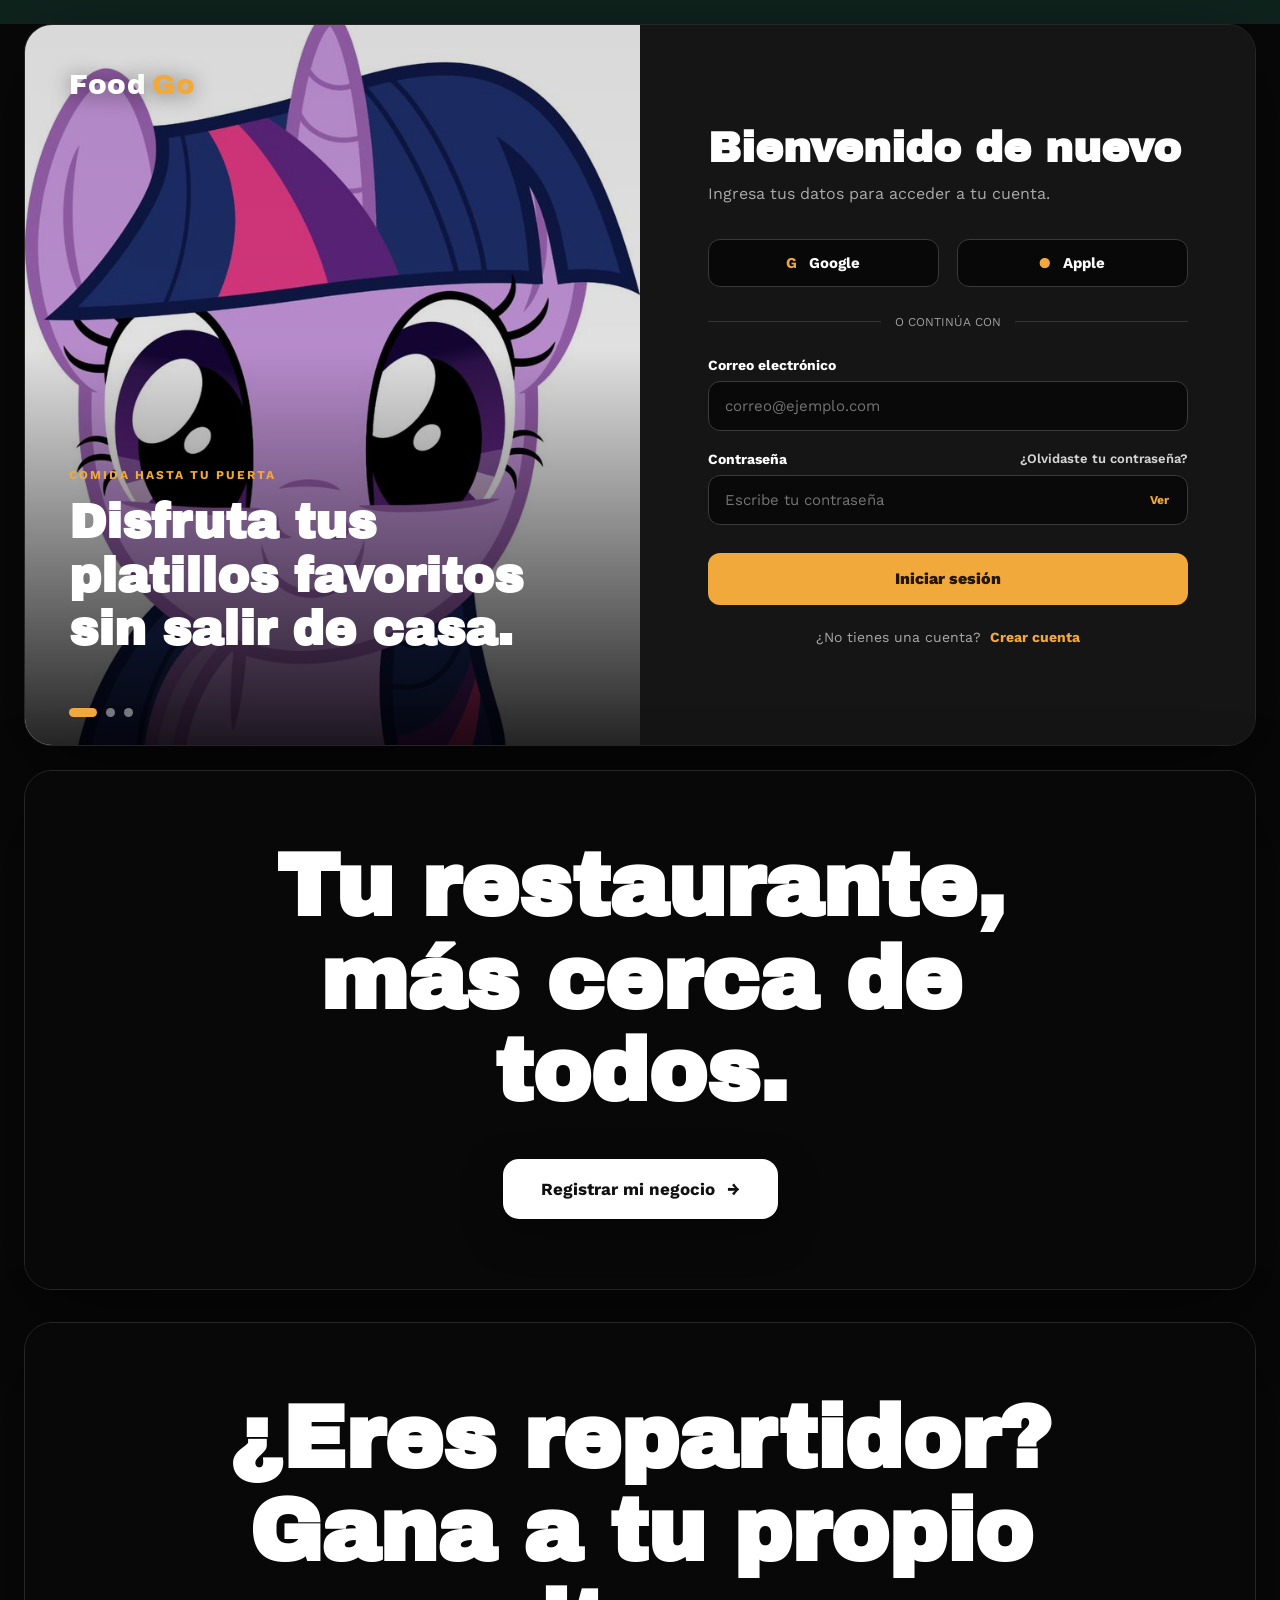
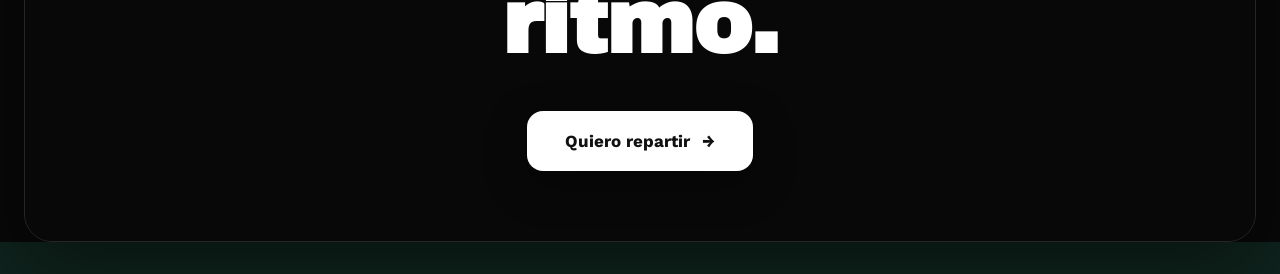
<file: index.html>
<!DOCTYPE html>
<html lang="es">
<head>
  <meta charset="UTF-8" />

  <meta
    name="viewport"
    content="width=device-width, initial-scale=1.0"
  />

  <title>FoodGo — Iniciar sesión</title>

  <link rel="stylesheet" href="css/styles.css" />
</head>

<body class="auth-page">

  <main class="login-layout">

    <!-- COLUMNA DE IMÁGENES -->
    <section class="login-slider" aria-label="Galería FoodGo">

      <img
        id="slider-image"
        class="slider-image"
        src="img/login-1.jpg"
        alt="Comida y estilo de vida"
      />

      <div class="slider-overlay"></div>

      <div class="slider-content">
        <div class="brand login-brand">
          Food<span>Go</span>
        </div>

        <div>
          <p class="slider-tag">COMIDA HASTA TU PUERTA</p>

          <h2>
            Disfruta tus platillos favoritos sin salir de casa.
          </h2>
        </div>
      </div>

      <div class="slider-dots" id="slider-dots"></div>

    </section>

    <!-- COLUMNA DEL FORMULARIO -->
    <section class="login-panel">

      <div class="login-panel-content">

        <!-- INICIAR SESIÓN -->
        <div id="login-view">

          <div class="mobile-brand brand">
            Food<span>Go</span>
          </div>

          <h1>Bienvenido de nuevo</h1>

          <p class="login-description">
            Ingresa tus datos para acceder a tu cuenta.
          </p>

          <div
            class="form-msg"
            id="login-msg"
          ></div>

          <div class="social-buttons">

            <button
              type="button"
              class="social-button"
              id="google-login"
            >
              <span class="social-icon">G</span>
              Google
            </button>

            <button
              type="button"
              class="social-button"
              id="apple-login"
            >
              <span class="social-icon">●</span>
              Apple
            </button>

          </div>

          <div class="separator">
            <span>O CONTINÚA CON</span>
          </div>

          <form id="login-form">

            <div class="login-field">
              <label for="login-email">
                Correo electrónico
              </label>

              <input
                type="email"
                id="login-email"
                required
                autocomplete="email"
                placeholder="correo@ejemplo.com"
              />
            </div>

            <div class="login-field">

              <div class="password-heading">
                <label for="login-password">
                  Contraseña
                </label>

                <a href="#" id="forgot-password">
                  ¿Olvidaste tu contraseña?
                </a>
              </div>

              <div class="password-input-wrap">

                <input
                  type="password"
                  id="login-password"
                  required
                  autocomplete="current-password"
                  placeholder="Escribe tu contraseña"
                />

                <button
                  type="button"
                  class="show-password"
                  data-target="login-password"
                  aria-label="Mostrar contraseña"
                >
                  Ver
                </button>

              </div>
            </div>

            <button
              type="submit"
              class="login-submit"
            >
              Iniciar sesión
            </button>

          </form>

          <p class="login-switch">
            ¿No tienes una cuenta?

            <a href="#" id="show-register">
              Crear cuenta
            </a>
          </p>

        </div>

        <!-- REGISTRO -->
        <div
          id="register-view"
          class="hidden-view"
        >

          <div class="mobile-brand brand">
            Food<span>Go</span>
          </div>

          <h1>Crea tu cuenta</h1>

          <p class="login-description">
            Regístrate para empezar a pedir en minutos.
          </p>

          <div
            class="form-msg"
            id="register-msg"
          ></div>

          <form id="register-form">

            <div class="login-field">
              <label for="reg-nombre">
                Nombre completo
              </label>

              <input
                type="text"
                id="reg-nombre"
                required
                autocomplete="name"
                placeholder="Ana Pérez"
              />
            </div>

            <div class="login-field">
              <label for="reg-email">
                Correo electrónico
              </label>

              <input
                type="email"
                id="reg-email"
                required
                autocomplete="email"
                placeholder="correo@ejemplo.com"
              />
            </div>

            <div class="login-field">
              <label for="reg-password">
                Contraseña
              </label>

              <div class="password-input-wrap">

                <input
                  type="password"
                  id="reg-password"
                  required
                  minlength="6"
                  autocomplete="new-password"
                  placeholder="Mínimo 6 caracteres"
                />

                <button
                  type="button"
                  class="show-password"
                  data-target="reg-password"
                  aria-label="Mostrar contraseña"
                >
                  Ver
                </button>

              </div>
            </div>

            <div class="login-field">
              <label for="reg-direccion">
                Dirección de entrega
              </label>

              <input
                type="text"
                id="reg-direccion"
                required
                autocomplete="street-address"
                placeholder="Calle, número y ciudad"
              />
            </div>

            <button
              type="submit"
              class="login-submit"
            >
              Crear cuenta
            </button>

          </form>

          <p class="login-switch">
            ¿Ya tienes una cuenta?

            <a href="#" id="show-login">
              Iniciar sesión
            </a>
          </p>

        </div>

      </div>

    </section>

  </main>

  <!-- SECCIÓN INFERIOR: RESTAURANTE + LLUVIA DE DINERO -->
<section class="hero-money" id="hero-money">

  <div class="hero-table-bg"></div>
  <div class="money-rain" id="money-rain-hero"></div>
  <div class="hero-overlay"></div>

  <div class="hero-content">
    <h1 class="hero-title" id="hero-title">Tu restaurante, más cerca de todos.</h1>

    <button class="hero-cta" id="hero-cta">
      <span>Registrar mi negocio</span>
      <span class="hero-arrow">→</span>
    </button>
  </div>

</section>

<!-- SECCIÓN: ¿ERES REPARTIDOR? -->
<section class="hero-money hero-rider" id="hero-rider">

  <div class="hero-table-bg" style="background-image:url('https://images.unsplash.com/photo-1601599963565-b7f49deb00c8?w=1600&q=80');"></div>
  <div class="hero-overlay"></div>

  <div class="hero-content">
    <h1 class="hero-title" id="hero-rider-title">¿Eres repartidor? Gana a tu propio ritmo.</h1>

    <button class="hero-cta" id="hero-rider-cta">
      <span>Quiero repartir</span>
      <span class="hero-arrow">→</span>
    </button>
  </div>

</section>

  <script src="js/api.js"></script>

  <script>
    // Redirigir cuando ya existe una sesión
    if (getToken()) {
      window.location.href = "restaurantes.html";
    }

    const loginView = document.getElementById("login-view");
    const registerView = document.getElementById("register-view");

    const showRegister = document.getElementById("show-register");
    const showLogin = document.getElementById("show-login");

    showRegister.addEventListener("click", (event) => {
      event.preventDefault();

      loginView.classList.add("hidden-view");
      registerView.classList.remove("hidden-view");
    });

    showLogin.addEventListener("click", (event) => {
      event.preventDefault();

      registerView.classList.add("hidden-view");
      loginView.classList.remove("hidden-view");
    });

    function mostrarMensaje(id, texto, tipo) {
      const elemento = document.getElementById(id);

      elemento.textContent = texto;
      elemento.className = `form-msg ${tipo}`;
    }

    function limpiarMensaje(id) {
      const elemento = document.getElementById(id);

      elemento.textContent = "";
      elemento.className = "form-msg";
    }

    // INICIAR SESIÓN
    document
      .getElementById("login-form")
      .addEventListener("submit", async (event) => {
        event.preventDefault();

        limpiarMensaje("login-msg");

        const email = document
          .getElementById("login-email")
          .value
          .trim();

        const password = document
          .getElementById("login-password")
          .value;

        try {
          const data = await apiFetch("/auth/login", {
            method: "POST",
            body: JSON.stringify({
              email,
              password,
            }),
          });

          guardarSesion(data.token, data.usuario);

          window.location.href = "restaurantes.html";
        } catch (error) {
          mostrarMensaje(
            "login-msg",
            error.message,
            "error"
          );
        }
      });

    // REGISTRAR USUARIO
    document
      .getElementById("register-form")
      .addEventListener("submit", async (event) => {
        event.preventDefault();

        limpiarMensaje("register-msg");

        const nombre = document
          .getElementById("reg-nombre")
          .value
          .trim();

        const email = document
          .getElementById("reg-email")
          .value
          .trim();

        const password = document
          .getElementById("reg-password")
          .value;

        const direccion = document
          .getElementById("reg-direccion")
          .value
          .trim();

        try {
          const data = await apiFetch("/auth/registro", {
            method: "POST",
            body: JSON.stringify({
              nombre,
              email,
              password,
              direccion,
            }),
          });

          guardarSesion(data.token, data.usuario);

          window.location.href = "restaurantes.html";
        } catch (error) {
          mostrarMensaje(
            "register-msg",
            error.message,
            "error"
          );
        }
      });

    // MOSTRAR Y OCULTAR CONTRASEÑA
    document
      .querySelectorAll(".show-password")
      .forEach((button) => {
        button.addEventListener("click", () => {
          const inputId = button.dataset.target;
          const input = document.getElementById(inputId);

          const ocultar = input.type === "text";

          input.type = ocultar ? "password" : "text";
          button.textContent = ocultar ? "Ver" : "Ocultar";
        });
      });

    // SLIDER DE IMÁGENES
    const sliderImages = [
      "img/login-1.jpg",
      "img/login-2.jpg",
      "img/login-3.jpg"
    ];

    const sliderImage = document.getElementById("slider-image");
    const sliderDots = document.getElementById("slider-dots");

    let currentImage = 0;
    let sliderTimer;

    function crearIndicadores() {
      sliderDots.innerHTML = "";

      sliderImages.forEach((_, index) => {
        const button = document.createElement("button");

        button.type = "button";
        button.className = "slider-dot";
        button.setAttribute(
          "aria-label",
          `Mostrar imagen ${index + 1}`
        );

        button.addEventListener("click", () => {
          cambiarImagen(index);
          reiniciarSlider();
        });

        sliderDots.appendChild(button);
      });
    }

    function cambiarImagen(index) {
      currentImage = index;

      sliderImage.classList.add("changing");

      setTimeout(() => {
        sliderImage.src = sliderImages[currentImage];
        sliderImage.classList.remove("changing");
      }, 250);

      actualizarIndicadores();
    }

    function actualizarIndicadores() {
      const dots = document.querySelectorAll(".slider-dot");

      dots.forEach((dot, index) => {
        dot.classList.toggle(
          "active",
          index === currentImage
        );
      });
    }

    function siguienteImagen() {
      const nextIndex =
        currentImage === sliderImages.length - 1
          ? 0
          : currentImage + 1;

      cambiarImagen(nextIndex);
    }

    function reiniciarSlider() {
      clearInterval(sliderTimer);

      sliderTimer = setInterval(
        siguienteImagen,
        5000
      );
    }

    crearIndicadores();
    actualizarIndicadores();
    reiniciarSlider();


      // Botón "Registrar mi negocio": lleva a la página de registro de negocios
    document.getElementById("hero-cta").addEventListener("click", () => {
      window.location.href = "negocio.html";
    });

    // Botón "Quiero repartir": lleva a la página de registro de repartidores
    document.getElementById("hero-rider-cta").addEventListener("click", () => {
      window.location.href = "repartidor.html";
    });


    // Botones todavía no conectados con Google o Apple
    document
      .getElementById("google-login")
      .addEventListener("click", () => {
        mostrarMensaje(
          "login-msg",
          "El acceso con Google todavía no está configurado.",
          "info"
        );
      });

    document
      .getElementById("apple-login")
      .addEventListener("click", () => {
        mostrarMensaje(
          "login-msg",
          "El acceso con Apple todavía no está configurado.",
          "info"
        );
      });

    document
      .getElementById("forgot-password")
      .addEventListener("click", (event) => {
        event.preventDefault();

        mostrarMensaje(
          "login-msg",
          "La recuperación de contraseña todavía no está configurada.",
          "info"
        );
      });


      

      
  </script>

</body>
</html>
</file>
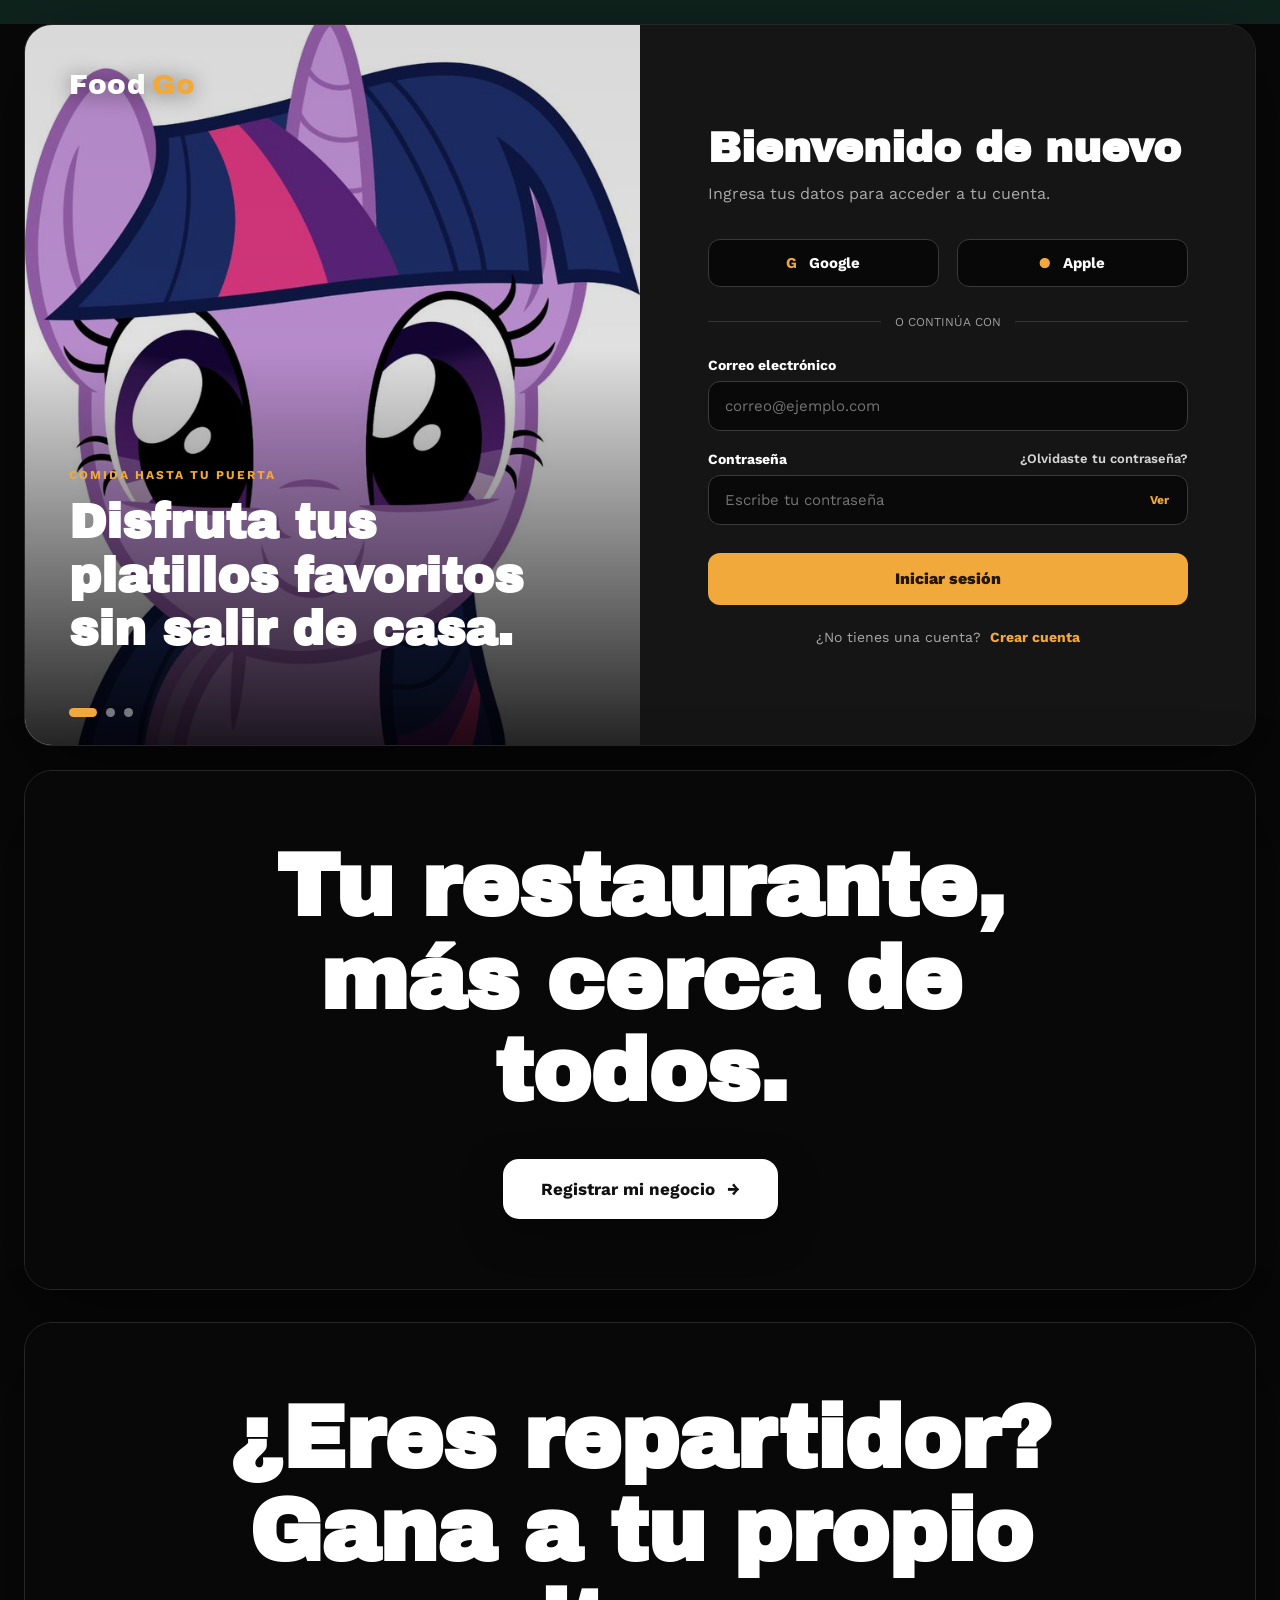
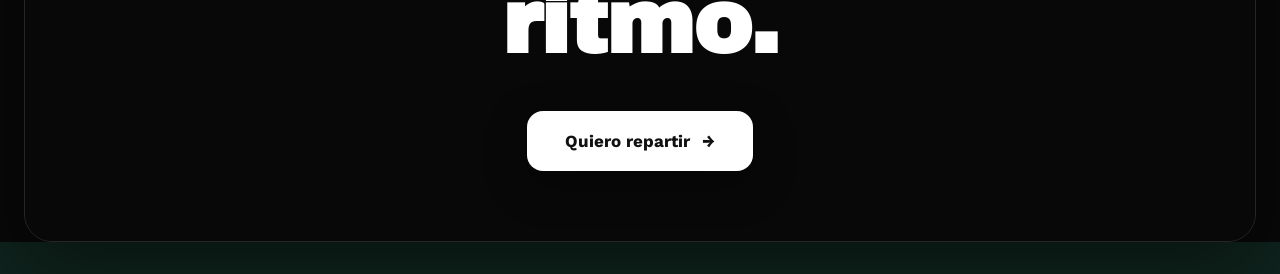
<file: checkout.html>
<!DOCTYPE html>
<html lang="es">
<head>
<meta charset="UTF-8" />
<meta name="viewport" content="width=device-width, initial-scale=1.0" />
<title>FoodGo — Pagar pedido</title>
<link rel="stylesheet" href="css/styles.css" />
</head>
<body>

<nav class="navbar">
  <div class="container navbar-inner">
    <a href="restaurantes.html" class="brand">Food<span>Go</span></a>
    <div class="nav-links">
      <a href="restaurantes.html">Restaurantes</a>
      <a href="pedidos.html">Mis pedidos</a>
    </div>
    <div id="nav-user"></div>
  </div>
</nav>

<div class="container">
  <div class="auth-wrap" style="max-width:480px;">
    <h1>Confirma y paga tu pedido</h1>
    <p class="sub" id="checkout-sub">Revisa tu orden antes de enviarla.</p>

    <div class="form-msg" id="checkout-msg"></div>

    <div id="checkout-summary" style="font-family: var(--font-mono); font-size:14px; margin-bottom:22px;"></div>

    <div class="field">
      <label for="direccion">Dirección de entrega</label>
      <input type="text" id="direccion" required placeholder="Calle, número, ciudad" />
    </div>

    <div class="card-visual">
      <div class="card-top">
        <span class="card-brand" id="card-brand-label">Tarjeta</span>
        <span>💳</span>
      </div>
      <div class="card-number" id="card-preview-number">•••• •••• •••• ••••</div>
      <div class="card-bottom">
        <div>Titular<span class="value" id="card-preview-name">NOMBRE APELLIDO</span></div>
        <div>Vence<span class="value" id="card-preview-exp">MM/AA</span></div>
      </div>
    </div>

    <div class="field">
      <label for="numero-tarjeta">Número de tarjeta</label>
      <input type="text" id="numero-tarjeta" inputmode="numeric" maxlength="19" placeholder="4242 4242 4242 4242" required />
    </div>
    <div class="field">
      <label for="titular-tarjeta">Nombre del titular</label>
      <input type="text" id="titular-tarjeta" placeholder="Como aparece en la tarjeta" required />
    </div>
    <div class="card-row">
      <div class="field">
        <label for="exp-tarjeta">Vencimiento</label>
        <input type="text" id="exp-tarjeta" maxlength="5" placeholder="MM/AA" required />
      </div>
      <div class="field">
        <label for="cvv-tarjeta">CVV</label>
        <input type="password" id="cvv-tarjeta" maxlength="4" inputmode="numeric" placeholder="123" required />
      </div>
    </div>

    <p class="secure-note">🔒 Tus datos se procesan de forma segura. Esta demo simula el cobro; está lista para conectarse a Stripe.</p>

    <button class="btn-primary" id="confirmar-btn">Pagar y realizar pedido</button>
  </div>
</div>

<script src="js/api.js"></script>
<script src="js/cart.js"></script>

<script src="js/direccion.js"></script>
<script>
  if (!exigirSesion()) throw new Error("Sin sesión");
  renderNavUser();

  const carrito = obtenerCarrito();
  const usuario = getUser();

  if (!carrito || carrito.items.length === 0) {
    window.location.href = "restaurantes.html";
  }

  document.getElementById("direccion").value = obtenerDireccionActual()?.direccion || usuario?.direccion || "";
  document.getElementById("checkout-sub").textContent = `Pedido de ${carrito.restauranteNombre}`;

  const subtotal = carrito.items.reduce((acc, i) => acc + i.precio * i.cantidad, 0);
  const total = subtotal + carrito.costoEnvio;

  document.getElementById("checkout-summary").innerHTML = `
    ${carrito.items.map((i) => `<div style="display:flex; justify-content:space-between; padding:4px 0;"><span>${i.cantidad}x ${i.nombre}</span><span>$${(i.precio * i.cantidad).toFixed(2)}</span></div>`).join("")}
    <div style="display:flex; justify-content:space-between; padding:8px 0; border-top:1px dashed var(--border); margin-top:8px;"><span>Subtotal</span><span>$${subtotal.toFixed(2)}</span></div>
    <div style="display:flex; justify-content:space-between; padding:4px 0;"><span>Envío</span><span>$${carrito.costoEnvio.toFixed(2)}</span></div>
    <div style="display:flex; justify-content:space-between; padding:8px 0; font-weight:700; color:var(--mango);"><span>Total</span><span>$${total.toFixed(2)}</span></div>
  `;

  // ---------- Formato en vivo de la tarjeta (solo visual) ----------
  const numeroInput = document.getElementById("numero-tarjeta");
  const expInput = document.getElementById("exp-tarjeta");
  const titularInput = document.getElementById("titular-tarjeta");

  function detectarMarca(numero) {
    if (/^4/.test(numero)) return "Visa";
    if (/^5[1-5]/.test(numero)) return "Mastercard";
    if (/^3[47]/.test(numero)) return "American Express";
    return "Tarjeta";
  }

  numeroInput.addEventListener("input", () => {
    let limpio = numeroInput.value.replace(/\D/g, "").slice(0, 16);
    numeroInput.value = limpio.replace(/(.{4})/g, "$1 ").trim();
    document.getElementById("card-brand-label").textContent = detectarMarca(limpio);
    const oculto = limpio.padEnd(16, "•").replace(/(.{4})/g, "$1 ").trim();
    document.getElementById("card-preview-number").textContent = limpio
      ? limpio.replace(/\d(?=\d{4})/g, "•").replace(/(.{4})/g, "$1 ").trim()
      : "•••• •••• •••• ••••";
  });

  expInput.addEventListener("input", () => {
    let limpio = expInput.value.replace(/\D/g, "").slice(0, 4);
    if (limpio.length >= 3) limpio = limpio.slice(0, 2) + "/" + limpio.slice(2);
    expInput.value = limpio;
    document.getElementById("card-preview-exp").textContent = limpio || "MM/AA";
  });

  titularInput.addEventListener("input", () => {
    document.getElementById("card-preview-name").textContent = titularInput.value.toUpperCase() || "NOMBRE APELLIDO";
  });

  document.getElementById("confirmar-btn").addEventListener("click", async () => {
    const direccion = document.getElementById("direccion").value.trim();
    const numero = numeroInput.value.replace(/\s/g, "");
    const titular = titularInput.value.trim();
    const exp = expInput.value.trim();
    const cvv = document.getElementById("cvv-tarjeta").value.trim();
    const msgEl = document.getElementById("checkout-msg");

    if (!direccion || numero.length < 15 || !titular || exp.length !== 5 || cvv.length < 3) {
      msgEl.textContent = "Completa correctamente la dirección y los datos de la tarjeta";
      msgEl.className = "form-msg error";
      return;
    }

    const btn = document.getElementById("confirmar-btn");
    btn.disabled = true;
    btn.textContent = "Procesando pago...";

    try {
      // NOTA: en producción aquí se llamaría a Stripe.js (stripe.createPaymentMethod)
      // y solo se enviaría al backend el paymentMethodId, nunca el número completo/CVV.
      const pedido = await apiFetch("/pedidos", {
        method: "POST",
        body: JSON.stringify({
          restauranteId: carrito.restauranteId,
          items: carrito.items.map((i) => ({ nombre: i.nombre, precio: i.precio, cantidad: i.cantidad })),
          direccionEntrega: direccion,
          tipoEntrega: obtenerTipoEntrega(), 
          tarjeta: { numero, titular },
        }),
      });

      vaciarCarrito();
      window.location.href = `seguimiento.html?id=${pedido._id}`;
    } catch (err) {
      msgEl.textContent = err.message;
      msgEl.className = "form-msg error";
      btn.disabled = false;
      btn.textContent = "Pagar y realizar pedido";
    }
  });
</script>
</body>
</html>
</file>
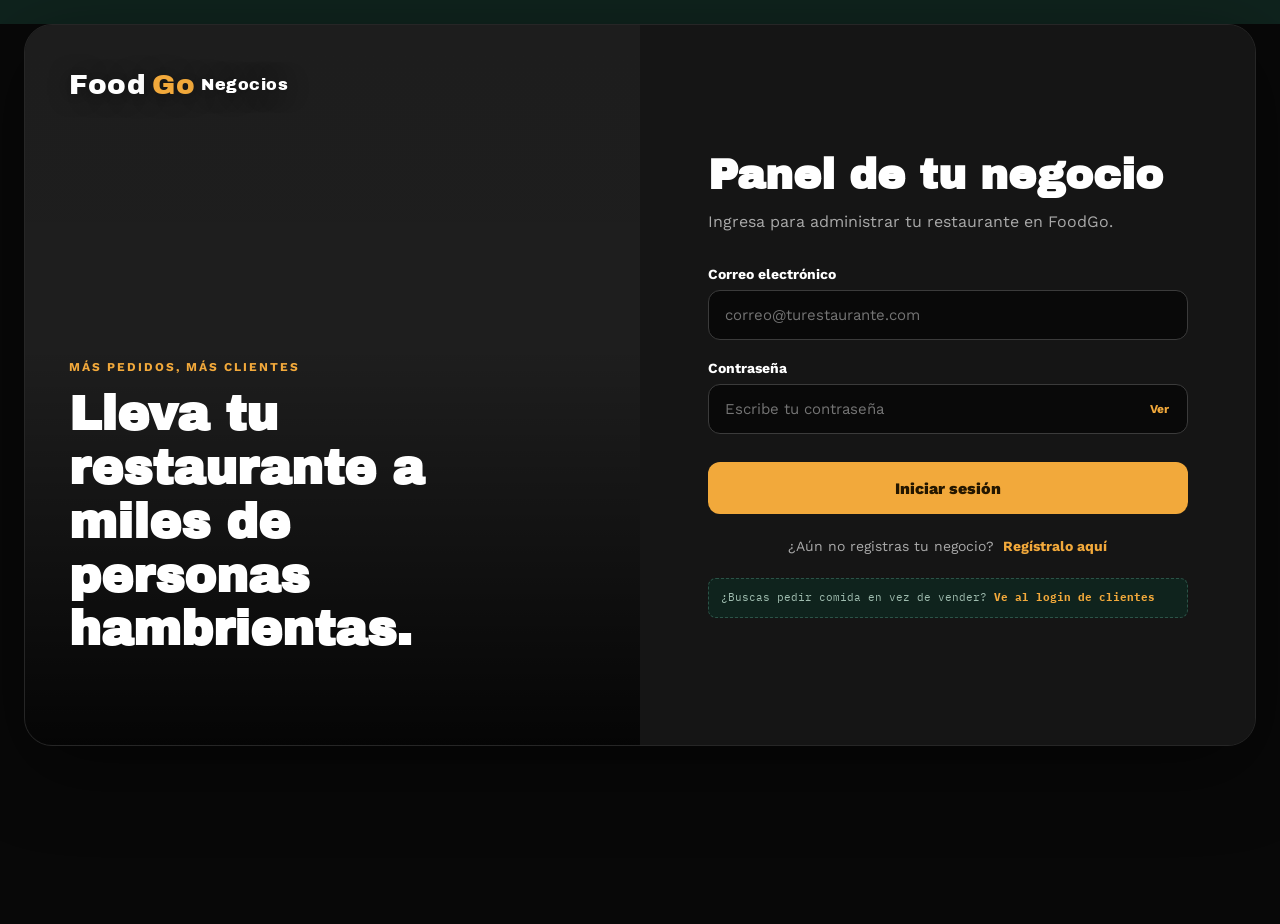
<file: dueno.html>
<!DOCTYPE html>
<html lang="es">
<head>
<meta charset="UTF-8" />
<meta name="viewport" content="width=device-width, initial-scale=1.0" />
<title>FoodGo Negocios — Panel</title>
<link rel="stylesheet" href="css/styles.css" />
</head>
<body>

<nav class="navbar">
  <div class="container navbar-inner">
    <a href="dueno.html" class="brand">Food<span>Go</span> <span style="font-size:14px; font-weight:400; color:var(--text-muted);">Negocios</span></a>
    <div class="nav-links">
      <a href="#" class="tab-link active" data-tab="tab-restaurante">Mi restaurante</a>
      <a href="#" class="tab-link" data-tab="tab-menu">Menú</a>
      <a href="#" class="tab-link" data-tab="tab-pedidos">Pedidos</a>
      <a href="#" class="tab-link" data-tab="tab-bodega">Bodega</a>
      <a href="#" class="tab-link" data-tab="tab-caja">Caja</a>
      <a href="#" class="tab-link" data-tab="tab-reportes">Reportes</a>
    </div>
    <div id="nav-user"></div>
  </div>
</nav>

<div class="container" style="padding-bottom:60px;">

  <!-- ===================== TAB: MI RESTAURANTE ===================== -->
  <section id="tab-restaurante" class="panel-tab">
    <div class="page-header">
      <p class="eyebrow">Configura tu negocio</p>
      <h1 id="restaurante-titulo">Mi restaurante</h1>
      <p>Estos son los datos que verán tus clientes en FoodGo.</p>
    </div>

    <div class="form-msg" id="restaurante-msg"></div>

    <form id="restaurante-form" class="panel-card" style="max-width:560px;">
      <div class="field">
        <label>Nombre del restaurante</label>
        <input type="text" id="rf-nombre" required placeholder="Ej. Pizza Vulcano" />
      </div>
      <div class="field">
        <label>Descripción</label>
        <input type="text" id="rf-descripcion" placeholder="Ej. Pizzas artesanales al horno de leña" />
      </div>
      <div class="field">
        <label>Categoría</label>
        <input type="text" id="rf-categoria" placeholder="Ej. Pizza, Sushi, Hamburguesas..." />
      </div>
      <div class="field">
        <label>Imagen (URL)</label>
        <input type="text" id="rf-imagen" placeholder="https://..." />
      </div>
      <div class="field">
        <label>Dirección</label>
        <input type="text" id="rf-direccion" placeholder="Calle, número, ciudad" />
      </div>
      <div class="card-row">
        <div class="field">
          <label>Tiempo de entrega (min)</label>
          <input type="number" id="rf-tiempo" min="5" placeholder="25" />
        </div>
        <div class="field">
          <label>Costo de envío ($)</label>
          <input type="number" id="rf-envio" step="0.01" min="0" placeholder="1.99" />
        </div>
      </div>
      <button type="submit" class="btn-primary" id="restaurante-submit">Guardar restaurante</button>
    </form>
  </section>

  <!-- ===================== TAB: MENÚ ===================== -->
  <section id="tab-menu" class="panel-tab" style="display:none;">
    <div class="page-header">
      <p class="eyebrow">Tus platillos</p>
      <h1>Menú</h1>
      <p>Publica y edita lo que vendes. Los clientes lo verán al momento.</p>
    </div>

    <div class="form-msg" id="menu-msg"></div>

    <button class="btn-primary" id="abrir-nuevo-platillo" style="max-width:220px; margin-bottom:24px;">+ Nuevo platillo</button>

    <div id="menu-list" class="menu-admin-list"></div>
  </section>

  <!-- ===================== TAB: PEDIDOS ===================== -->
  <section id="tab-pedidos" class="panel-tab" style="display:none;">
    <div class="page-header">
      <p class="eyebrow">En vivo</p>
      <h1>Pedidos</h1>
      <p>Aquí llegan los pedidos de tus clientes en tiempo real.</p>
    </div>

    <div id="pedidos-list" class="orders-list"></div>
  </section>

  <!-- ===================== TAB: BODEGA VIRTUAL ===================== -->
  <section id="tab-bodega" class="panel-tab" style="display:none;">
    <div class="page-header">
      <p class="eyebrow">Inventario</p>
      <h1>Bodega virtual</h1>
      <p>Lleva el control de tus insumos: cuánto tienes y cuánto se ha usado.</p>
    </div>

    <div class="form-msg" id="bodega-msg"></div>

    <form id="bodega-form" class="panel-card" style="max-width:520px;">
      <h3 style="margin:0 0 16px; font-size:15px;">Agregar insumo</h3>
      <div class="card-row">
        <div class="field" style="flex:2;">
          <label>Nombre del insumo</label>
          <input type="text" id="bf-nombre" required placeholder="Ej. Carne de res" />
        </div>
        <div class="field">
          <label>Cantidad inicial</label>
          <input type="number" id="bf-cantidad" step="0.01" min="0" required placeholder="10" />
        </div>
        <div class="field">
          <label>Unidad</label>
          <select id="bf-unidad" style="width:100%; background:var(--bg); border:1px solid var(--border); color:var(--text); padding:11px 14px; border-radius:8px;">
            <option value="kg">kg</option>
            <option value="g">g</option>
            <option value="l">l</option>
            <option value="ml">ml</option>
            <option value="unidades">unidades</option>
          </select>
        </div>
      </div>
      <button type="submit" class="btn-primary">Agregar a la bodega</button>
    </form>

    <div id="bodega-list" class="menu-admin-list"></div>
  </section>

  <!-- ===================== TAB: CAJA (VENTA PRESENCIAL) ===================== -->
  <section id="tab-caja" class="panel-tab" style="display:none;">
    <div class="page-header">
      <p class="eyebrow">Punto de venta</p>
      <h1>Caja</h1>
      <p>Registra ventas de clientes que llegan directo a tu local.</p>
    </div>

    <div class="form-msg" id="caja-msg"></div>

    <div class="caja-layout">
      <div>
        <h3 style="margin:0 0 14px; font-size:15px; color:var(--text-muted);">Toca un platillo para agregarlo</h3>
        <div id="caja-productos" class="caja-productos"></div>
      </div>

      <div class="panel-card" style="height:fit-content;">
        <h3 style="margin:0 0 16px; font-size:15px;">Venta actual</h3>
        <div id="caja-carrito"></div>
        <div class="field" style="margin-top:18px;">
          <label>Método de pago</label>
          <select id="caja-metodo-pago" style="width:100%; background:var(--bg); border:1px solid var(--border); color:var(--text); padding:11px 14px; border-radius:8px;">
            <option value="Efectivo">Efectivo</option>
            <option value="Tarjeta">Tarjeta</option>
            <option value="Transferencia">Transferencia</option>
          </select>
        </div>
        <div class="order-total" id="caja-total" style="margin:14px 0;">Total: $0.00</div>
        <button class="btn-primary" id="caja-cobrar">Cobrar venta</button>
      </div>
    </div>
  </section>

  <!-- ===================== TAB: REPORTES ===================== -->
  <section id="tab-reportes" class="panel-tab" style="display:none;">
    <div class="page-header">
      <p class="eyebrow">Cierre del día</p>
      <h1>Reportes</h1>
      <p>Consulta lo que ingresó y gastaste, y descarga el PDF del día.</p>
    </div>

    <div class="form-msg" id="reportes-msg"></div>

    <div class="filters" style="padding-top:0;">
      <input type="date" id="reporte-fecha" style="max-width:220px;" />
      <button class="chip active" id="reporte-ver">Ver resumen</button>
      <button class="chip" id="reporte-descargar">⬇️ Descargar PDF</button>
    </div>

    <div id="reporte-resumen" class="panel-card" style="margin-top:20px;"></div>

    <div class="panel-card" style="max-width:480px;">
      <h3 style="margin:0 0 16px; font-size:15px;">Registrar gasto del día</h3>
      <form id="gasto-form">
        <div class="card-row">
          <div class="field" style="flex:2;">
            <label>Concepto</label>
            <input type="text" id="gf-concepto" required placeholder="Ej. Compra de verduras" />
          </div>
          <div class="field">
            <label>Monto ($)</label>
            <input type="number" id="gf-monto" step="0.01" min="0" required placeholder="150.00" />
          </div>
        </div>
        <button type="submit" class="btn-primary">Agregar gasto</button>
      </form>
    </div>
  </section>

</div>

<!-- ===================== MODAL: EDITAR/CREAR PLATILLO ===================== -->
<div class="overlay" id="platillo-overlay"></div>
<div class="address-modal" id="platillo-modal" style="max-width:460px;">
  <div class="address-modal-header">
    <h2 id="platillo-modal-title">Nuevo platillo</h2>
    <button id="platillo-modal-close">&times;</button>
  </div>

  <div class="form-msg" id="platillo-msg"></div>

  <form id="platillo-form">
    <input type="hidden" id="pf-id" />
    <div class="field">
      <label>Nombre</label>
      <input type="text" id="pf-nombre" required placeholder="Ej. Pizza Margarita" />
    </div>
    <div class="field">
      <label>Descripción</label>
      <input type="text" id="pf-descripcion" placeholder="Ej. Tomate, mozzarella y albahaca" />
    </div>
    <div class="card-row">
      <div class="field">
        <label>Precio ($)</label>
        <input type="number" id="pf-precio" step="0.01" min="0" required placeholder="9.99" />
      </div>
      <div class="field">
        <label>Categoría</label>
        <input type="text" id="pf-categoria" placeholder="Ej. Pizzas" />
      </div>
    </div>
    <div class="field">
      <label>Horario</label>
      <select id="pf-tipo-comida" style="width:100%; background:var(--bg); border:1px solid var(--border); color:var(--text); padding:11px 14px; border-radius:8px;">
        <option value="cualquiera">Cualquier horario</option>
        <option value="desayuno">Desayuno</option>
        <option value="almuerzo">Almuerzo</option>
        <option value="cena">Cena</option>
      </select>
    </div>
    <div class="field">
      <label>Imagen (URL, opcional)</label>
      <input type="text" id="pf-imagen" placeholder="https://..." />
    </div>
    <label style="display:flex; align-items:center; gap:8px; font-size:13px; color:var(--text-muted); margin-bottom:18px;">
      <input type="checkbox" id="pf-disponible" checked style="width:16px; height:16px;" />
      Disponible para la venta
    </label>
    <button type="submit" class="btn-primary" id="platillo-submit">Guardar platillo</button>
  </form>
</div>

<script src="js/api.js"></script>
<script>
  const ESTADOS_LABEL = { pendiente: "Nuevo", en_camino: "En camino", entregado: "Entregado", devuelto: "Devolución", cancelado: "Cancelado" };
  let miRestaurante = null;

  function exigirDueno() {
    const usuario = getUser();
    if (!getToken() || !usuario || usuario.rol !== "dueno") {
      window.location.href = "negocio.html";
      return false;
    }
    return true;
  }

  function renderNavUserNegocio() {
    const el = document.getElementById("nav-user");
    const usuario = getUser();
    el.innerHTML = `
      <span style="color:var(--text-muted); font-size:14px; margin-right:12px;">Hola, ${usuario.nombre.split(" ")[0]}</span>
      <button id="logout-btn" style="background:transparent; border:1px solid var(--border-strong); color:var(--text); padding:6px 12px; border-radius:6px; font-size:13px;">Salir</button>
    `;
    document.getElementById("logout-btn").addEventListener("click", () => {
      cerrarSesion();
      window.location.href = "negocio.html";
    });
  }

  // ---------- Navegación entre tabs ----------
  document.querySelectorAll(".tab-link").forEach((link) => {
    link.addEventListener("click", (e) => {
      e.preventDefault();
      document.querySelectorAll(".tab-link").forEach((l) => l.classList.remove("active"));
      link.classList.add("active");

      document.querySelectorAll(".panel-tab").forEach((tab) => (tab.style.display = "none"));
      document.getElementById(link.dataset.tab).style.display = "block";

      if (link.dataset.tab === "tab-menu") cargarMenu();
      if (link.dataset.tab === "tab-pedidos") cargarPedidos();
      if (link.dataset.tab === "tab-bodega") cargarBodega();
      if (link.dataset.tab === "tab-caja") cargarCaja();
      if (link.dataset.tab === "tab-reportes") verResumenReporte();
    });
  });

  // ---------- Cargar mi restaurante ----------
  async function init() {
    if (!exigirDueno()) return;
    renderNavUserNegocio();

    try {
      const data = await apiFetch("/negocio/mi-restaurante");
      miRestaurante = data.restaurante;

      if (miRestaurante) {
        document.getElementById("restaurante-titulo").textContent = "Editar " + miRestaurante.nombre;
        document.getElementById("restaurante-submit").textContent = "Guardar cambios";
        llenarFormularioRestaurante(miRestaurante);
      } else {
        // Primera vez: precargamos con el nombre/ubicación que dio al registrarse
        document.getElementById("rf-nombre").value = data.negocio.nombre_negocio;
        document.getElementById("rf-direccion").value = data.negocio.ubicacion;
        mostrarMensajePanel("restaurante-msg", "Aún no has creado tu restaurante público. Completa estos datos y guárdalos para empezar a recibir pedidos.", "info");
      }
    } catch (err) {
      mostrarMensajePanel("restaurante-msg", err.message, "error");
    }
  }

  function llenarFormularioRestaurante(r) {
    document.getElementById("rf-nombre").value = r.nombre;
    document.getElementById("rf-descripcion").value = r.descripcion || "";
    document.getElementById("rf-categoria").value = r.categoria || "";
    document.getElementById("rf-imagen").value = r.imagen || "";
    document.getElementById("rf-direccion").value = r.direccion || "";
    document.getElementById("rf-tiempo").value = r.tiempoEntregaMin || 25;
    document.getElementById("rf-envio").value = r.costoEnvio || 1.99;
  }

  function mostrarMensajePanel(id, texto, tipo) {
    const el = document.getElementById(id);
    el.textContent = texto;
    el.className = `form-msg ${tipo}`;
  }

  document.getElementById("restaurante-form").addEventListener("submit", async (e) => {
    e.preventDefault();

    const payload = {
      nombre: document.getElementById("rf-nombre").value.trim(),
      descripcion: document.getElementById("rf-descripcion").value.trim(),
      categoria: document.getElementById("rf-categoria").value.trim() || "Variado",
      imagen: document.getElementById("rf-imagen").value.trim(),
      direccion: document.getElementById("rf-direccion").value.trim(),
      tiempoEntregaMin: Number(document.getElementById("rf-tiempo").value) || 25,
      costoEnvio: Number(document.getElementById("rf-envio").value) || 0,
    };

    try {
      if (miRestaurante) {
        miRestaurante = await apiFetch("/negocio/mi-restaurante", { method: "PUT", body: JSON.stringify(payload) });
      } else {
        miRestaurante = await apiFetch("/negocio/mi-restaurante", { method: "POST", body: JSON.stringify(payload) });
        document.getElementById("restaurante-submit").textContent = "Guardar cambios";
      }
      document.getElementById("restaurante-titulo").textContent = "Editar " + miRestaurante.nombre;
      mostrarMensajePanel("restaurante-msg", "¡Guardado! Ya está visible para tus clientes.", "success");
    } catch (err) {
      mostrarMensajePanel("restaurante-msg", err.message, "error");
    }
  });

  // ---------- MENÚ ----------
  async function cargarMenu() {
    const lista = document.getElementById("menu-list");

    if (!miRestaurante) {
      lista.innerHTML = `<div class="state-msg">Primero crea tu restaurante en la pestaña "Mi restaurante".</div>`;
      return;
    }

    try {
      const data = await apiFetch("/negocio/mi-restaurante");
      miRestaurante = data.restaurante;

      if (miRestaurante.menu.length === 0) {
        lista.innerHTML = `<div class="state-msg">Aún no has publicado ningún platillo. Dale clic a "+ Nuevo platillo".</div>`;
        return;
      }

      lista.innerHTML = miRestaurante.menu
        .map(
          (item) => `
        <div class="menu-admin-item">
          <div class="info">
            <h4>${item.nombre} ${item.disponible ? "" : '<span class="badge-off">No disponible</span>'}</h4>
            <p>${item.descripcion || ""}</p>
            <span class="price">$${Number(item.precio).toFixed(2)} · ${item.categoria}</span>
          </div>
          <div class="actions">
            <button class="icon-btn" data-edit="${item.id}">✏️</button>
            <button class="icon-btn" data-delete="${item.id}">🗑️</button>
          </div>
        </div>
      `
        )
        .join("");

      lista.querySelectorAll("[data-edit]").forEach((btn) => {
        btn.addEventListener("click", () => abrirModalPlatillo(miRestaurante.menu.find((i) => i.id === Number(btn.dataset.edit))));
      });
      lista.querySelectorAll("[data-delete]").forEach((btn) => {
        btn.addEventListener("click", () => eliminarPlatillo(btn.dataset.delete));
      });
    } catch (err) {
      lista.innerHTML = `<div class="state-msg">${err.message}</div>`;
    }
  }

  function abrirModalPlatillo(item) {
    document.getElementById("platillo-msg").textContent = "";
    document.getElementById("platillo-msg").className = "form-msg";

    if (item) {
      document.getElementById("platillo-modal-title").textContent = "Editar platillo";
      document.getElementById("pf-id").value = item.id;
      document.getElementById("pf-nombre").value = item.nombre;
      document.getElementById("pf-descripcion").value = item.descripcion || "";
      document.getElementById("pf-precio").value = item.precio;
      document.getElementById("pf-categoria").value = item.categoria || "";
      document.getElementById("pf-tipo-comida").value = item.tipoComida || "cualquiera";
      document.getElementById("pf-imagen").value = item.imagen || "";
      document.getElementById("pf-disponible").checked = !!item.disponible;
    } else {
      document.getElementById("platillo-modal-title").textContent = "Nuevo platillo";
      document.getElementById("platillo-form").reset();
      document.getElementById("pf-id").value = "";
      document.getElementById("pf-disponible").checked = true;
    }

    document.getElementById("platillo-modal").classList.add("open");
    document.getElementById("platillo-overlay").classList.add("open");
  }

  function cerrarModalPlatillo() {
    document.getElementById("platillo-modal").classList.remove("open");
    document.getElementById("platillo-overlay").classList.remove("open");
  }

  document.getElementById("abrir-nuevo-platillo").addEventListener("click", () => abrirModalPlatillo(null));
  document.getElementById("platillo-modal-close").addEventListener("click", cerrarModalPlatillo);
  document.getElementById("platillo-overlay").addEventListener("click", cerrarModalPlatillo);

  document.getElementById("platillo-form").addEventListener("submit", async (e) => {
    e.preventDefault();

    const id = document.getElementById("pf-id").value;
    const payload = {
      nombre: document.getElementById("pf-nombre").value.trim(),
      descripcion: document.getElementById("pf-descripcion").value.trim(),
      precio: Number(document.getElementById("pf-precio").value),
      categoria: document.getElementById("pf-categoria").value.trim() || "General",
      tipoComida: document.getElementById("pf-tipo-comida").value,
      imagen: document.getElementById("pf-imagen").value.trim(),
      disponible: document.getElementById("pf-disponible").checked ? 1 : 0,
    };

    try {
      if (id) {
        await apiFetch(`/negocio/menu/${id}`, { method: "PUT", body: JSON.stringify(payload) });
      } else {
        await apiFetch("/negocio/menu", { method: "POST", body: JSON.stringify(payload) });
      }
      cerrarModalPlatillo();
      mostrarToast("Platillo guardado");
      cargarMenu();
    } catch (err) {
      document.getElementById("platillo-msg").textContent = err.message;
      document.getElementById("platillo-msg").className = "form-msg error";
    }
  });

  async function eliminarPlatillo(id) {
    if (!confirm("¿Seguro que quieres eliminar este platillo?")) return;
    try {
      await apiFetch(`/negocio/menu/${id}`, { method: "DELETE" });
      mostrarToast("Platillo eliminado");
      cargarMenu();
    } catch (err) {
      mostrarToast(err.message);
    }
  }

  // ---------- PEDIDOS ----------
  async function cargarPedidos() {
    const lista = document.getElementById("pedidos-list");
    lista.innerHTML = `<div class="state-msg">Cargando pedidos...</div>`;

    try {
      const pedidos = await apiFetch("/negocio/pedidos");

      if (pedidos.length === 0) {
        lista.innerHTML = `<div class="state-msg">Todavía no te ha llegado ningún pedido.</div>`;
        return;
      }

      lista.innerHTML = pedidos
        .map((p) => {
          const fecha = new Date(p.createdAt).toLocaleString("es-ES", { day: "2-digit", month: "short", hour: "2-digit", minute: "2-digit" });
          const puedeCancelar = p.estado === "pendiente" || p.estado === "en_camino";
          return `
          <div class="order-ticket">
            <div class="order-ticket-top">
              <div>
                <h3>Pedido ${p.codigo}</h3>
                <div class="date">${fecha} · ${p.tipoEntrega === "para_llevar" ? "Para llevar" : "A domicilio"}</div>
              </div>
              <span class="status-pill status-${p.estado}">${ESTADOS_LABEL[p.estado]}</span>
            </div>
            <div class="order-items">${p.items.map((i) => `${i.cantidad}x ${i.nombre}`).join("<br>")}</div>
            <div class="order-total">Total: $${Number(p.total).toFixed(2)}</div>
            <div style="display:flex; gap:8px; margin-top:10px;">
              <button class="icon-btn" style="width:auto; padding:8px 14px; font-size:12px;" data-recibo="${p.id}" data-codigo="${p.codigo}">⬇️ Recibo PDF</button>
              ${puedeCancelar ? `<button class="icon-btn" style="color:var(--chili); border:1px solid var(--chili-dark); padding:8px 14px; font-size:12px;" data-cancelar="${p.id}">Cancelar pedido</button>` : ""}
            </div>
          </div>
        `;
        })
        .join("");

      lista.querySelectorAll("[data-recibo]").forEach((btn) => {
        btn.addEventListener("click", () => {
          descargarPDF(`/negocio/pedidos/${btn.dataset.recibo}/recibo`, `recibo-${btn.dataset.codigo}.pdf`);
        });
      });

      lista.querySelectorAll("[data-cancelar]").forEach((btn) => {
        btn.addEventListener("click", async () => {
          if (!confirm("¿Cancelar este pedido?")) return;
          try {
            await apiFetch(`/negocio/pedidos/${btn.dataset.cancelar}/cancelar`, { method: "PATCH" });
            mostrarToast("Pedido cancelado");
            cargarPedidos();
          } catch (err) {
            mostrarToast(err.message);
          }
        });
      });
    } catch (err) {
      lista.innerHTML = `<div class="state-msg">${err.message}</div>`;
    }
  }

  // ---------- Descargar archivos protegidos (PDF) usando el token ----------
  async function descargarPDF(path, nombreArchivo) {
    try {
      const resp = await fetch(`${API_BASE}${path}`, {
        headers: { Authorization: `Bearer ${getToken()}` },
      });
      if (!resp.ok) {
        const data = await resp.json().catch(() => ({}));
        throw new Error(data.mensaje || "No se pudo generar el PDF");
      }
      const blob = await resp.blob();
      const url = URL.createObjectURL(blob);
      const a = document.createElement("a");
      a.href = url;
      a.download = nombreArchivo;
      document.body.appendChild(a);
      a.click();
      a.remove();
      URL.revokeObjectURL(url);
    } catch (err) {
      mostrarToast(err.message);
    }
  }

  // ---------- BODEGA VIRTUAL ----------
  async function cargarBodega() {
    const lista = document.getElementById("bodega-list");
    lista.innerHTML = `<div class="state-msg">Cargando bodega...</div>`;

    try {
      const insumos = await apiFetch("/negocio/bodega");

      if (insumos.length === 0) {
        lista.innerHTML = `<div class="state-msg">Aún no has agregado insumos a tu bodega.</div>`;
        return;
      }

      lista.innerHTML = insumos
        .map(
          (i) => `
        <div class="menu-admin-item">
          <div class="info">
            <h4>${i.nombre_insumo}</h4>
            <span class="price">${Number(i.cantidad).toFixed(2)} ${i.unidad} disponibles</span>
          </div>
          <div class="actions">
            <button class="icon-btn" style="width:auto; padding:0 12px;" data-mov="${i.id}" data-tipo="entrada">+ Entrada</button>
            <button class="icon-btn" style="width:auto; padding:0 12px;" data-mov="${i.id}" data-tipo="salida">- Salida</button>
            <button class="icon-btn" data-del-bodega="${i.id}">🗑️</button>
          </div>
        </div>
      `
        )
        .join("");

      lista.querySelectorAll("[data-mov]").forEach((btn) => {
        btn.addEventListener("click", async () => {
          const cantidad = prompt(`¿Cuánto quieres registrar como ${btn.dataset.tipo}?`);
          if (!cantidad || isNaN(cantidad) || Number(cantidad) <= 0) return;
          const motivo = prompt("Motivo (opcional):") || "";

          try {
            await apiFetch(`/negocio/bodega/${btn.dataset.mov}/movimiento`, {
              method: "POST",
              body: JSON.stringify({ tipo: btn.dataset.tipo, cantidad: Number(cantidad), motivo }),
            });
            mostrarToast("Movimiento registrado");
            cargarBodega();
          } catch (err) {
            mostrarToast(err.message);
          }
        });
      });

      lista.querySelectorAll("[data-del-bodega]").forEach((btn) => {
        btn.addEventListener("click", async () => {
          if (!confirm("¿Eliminar este insumo de tu bodega?")) return;
          try {
            await apiFetch(`/negocio/bodega/${btn.dataset.delBodega}`, { method: "DELETE" });
            mostrarToast("Insumo eliminado");
            cargarBodega();
          } catch (err) {
            mostrarToast(err.message);
          }
        });
      });
    } catch (err) {
      lista.innerHTML = `<div class="state-msg">${err.message}</div>`;
    }
  }

  document.getElementById("bodega-form").addEventListener("submit", async (e) => {
    e.preventDefault();
    const nombreInsumo = document.getElementById("bf-nombre").value.trim();
    const cantidad = Number(document.getElementById("bf-cantidad").value);
    const unidad = document.getElementById("bf-unidad").value;

    try {
      await apiFetch("/negocio/bodega", { method: "POST", body: JSON.stringify({ nombreInsumo, cantidad, unidad }) });
      document.getElementById("bodega-form").reset();
      mostrarMensajePanel("bodega-msg", "Insumo agregado a tu bodega", "success");
      cargarBodega();
    } catch (err) {
      mostrarMensajePanel("bodega-msg", err.message, "error");
    }
  });

  // ---------- CAJA (venta presencial) ----------
  let ventaActual = []; // [{ id, nombre, precio, cantidad }]

  async function cargarCaja() {
    const contenedor = document.getElementById("caja-productos");

    if (!miRestaurante || miRestaurante.menu.length === 0) {
      contenedor.innerHTML = `<div class="state-msg">Publica platillos en la pestaña "Menú" para poder venderlos aquí.</div>`;
      return;
    }

    contenedor.innerHTML = miRestaurante.menu
      .filter((item) => item.disponible)
      .map(
        (item) => `
      <button class="caja-producto" data-id="${item.id}" data-nombre="${item.nombre}" data-precio="${item.precio}">
        <strong>${item.nombre}</strong>
        <span>$${Number(item.precio).toFixed(2)}</span>
      </button>
    `
      )
      .join("");

    contenedor.querySelectorAll(".caja-producto").forEach((btn) => {
      btn.addEventListener("click", () => {
        agregarACaja({ id: Number(btn.dataset.id), nombre: btn.dataset.nombre, precio: Number(btn.dataset.precio) });
      });
    });

    renderCaja();
  }

  function agregarACaja(item) {
    const existente = ventaActual.find((i) => i.id === item.id);
    if (existente) {
      existente.cantidad += 1;
    } else {
      ventaActual.push({ ...item, cantidad: 1 });
    }
    renderCaja();
  }

  function cambiarCantidadCaja(id, delta) {
    const item = ventaActual.find((i) => i.id === id);
    if (!item) return;
    item.cantidad += delta;
    if (item.cantidad <= 0) ventaActual = ventaActual.filter((i) => i.id !== id);
    renderCaja();
  }

  function renderCaja() {
    const contenedor = document.getElementById("caja-carrito");

    if (ventaActual.length === 0) {
      contenedor.innerHTML = `<div class="state-msg" style="padding:20px 0;">Toca un platillo para agregarlo a la venta.</div>`;
    } else {
      contenedor.innerHTML = ventaActual
        .map(
          (i) => `
        <div class="cart-line" style="font-family:inherit; color:var(--text); border-bottom:1px dashed var(--border);">
          <div>
            <div>${i.nombre}</div>
            <div class="qty-controls">
              <button onclick="cambiarCantidadCaja(${i.id}, -1)">-</button>
              <span>${i.cantidad}</span>
              <button onclick="cambiarCantidadCaja(${i.id}, 1)">+</button>
            </div>
          </div>
          <div>$${(i.precio * i.cantidad).toFixed(2)}</div>
        </div>
      `
        )
        .join("");
    }

    const total = ventaActual.reduce((acc, i) => acc + i.precio * i.cantidad, 0);
    document.getElementById("caja-total").textContent = `Total: $${total.toFixed(2)}`;
  }

  document.getElementById("caja-cobrar").addEventListener("click", async () => {
    if (ventaActual.length === 0) {
      mostrarMensajePanel("caja-msg", "Agrega al menos un platillo a la venta", "error");
      return;
    }

    try {
      await apiFetch("/negocio/caja/venta", {
        method: "POST",
        body: JSON.stringify({
          items: ventaActual.map((i) => ({ nombre: i.nombre, precio: i.precio, cantidad: i.cantidad })),
          metodoPago: document.getElementById("caja-metodo-pago").value,
        }),
      });

      mostrarMensajePanel("caja-msg", "¡Venta registrada con éxito!", "success");
      ventaActual = [];
      renderCaja();
    } catch (err) {
      mostrarMensajePanel("caja-msg", err.message, "error");
    }
  });

  // ---------- REPORTES ----------
  document.getElementById("reporte-fecha").valueAsDate = new Date();

  async function verResumenReporte() {
    const fecha = document.getElementById("reporte-fecha").value;
    const resumen = document.getElementById("reporte-resumen");
    resumen.innerHTML = `<div class="state-msg">Cargando...</div>`;

    try {
      const [pedidos, gastos] = await Promise.all([
        apiFetch(`/negocio/pedidos?fecha=${fecha}`),
        apiFetch(`/negocio/gastos?fecha=${fecha}`),
      ]);

      const pedidosValidos = pedidos.filter((p) => p.estado !== "cancelado" && p.estado !== "devuelto");
      const ingresos = pedidosValidos.reduce((acc, p) => acc + Number(p.total), 0);
      const totalGastos = gastos.reduce((acc, g) => acc + Number(g.monto), 0);

      resumen.innerHTML = `
        <h3 style="margin:0 0 16px; font-size:15px;">Resumen del ${fecha}</h3>
        <div style="display:grid; grid-template-columns:repeat(auto-fit, minmax(140px,1fr)); gap:16px;">
          <div><div style="font-size:12px; color:var(--text-muted);">Pedidos</div><div style="font-size:22px; font-weight:700;">${pedidosValidos.length}</div></div>
          <div><div style="font-size:12px; color:var(--text-muted);">Ingresos</div><div style="font-size:22px; font-weight:700; color:var(--sage);">$${ingresos.toFixed(2)}</div></div>
          <div><div style="font-size:12px; color:var(--text-muted);">Gastos</div><div style="font-size:22px; font-weight:700; color:var(--chili);">$${totalGastos.toFixed(2)}</div></div>
          <div><div style="font-size:12px; color:var(--text-muted);">Ganancia neta</div><div style="font-size:22px; font-weight:700; color:var(--mango);">$${(ingresos - totalGastos).toFixed(2)}</div></div>
        </div>
      `;
    } catch (err) {
      resumen.innerHTML = `<div class="state-msg">${err.message}</div>`;
    }
  }

  document.getElementById("reporte-ver").addEventListener("click", verResumenReporte);

  document.getElementById("reporte-descargar").addEventListener("click", () => {
    const fecha = document.getElementById("reporte-fecha").value;
    descargarPDF(`/negocio/reporte-diario?fecha=${fecha}`, `reporte-${fecha}.pdf`);
  });

  document.getElementById("gasto-form").addEventListener("submit", async (e) => {
    e.preventDefault();
    const concepto = document.getElementById("gf-concepto").value.trim();
    const monto = Number(document.getElementById("gf-monto").value);

    try {
      await apiFetch("/negocio/gastos", { method: "POST", body: JSON.stringify({ concepto, monto }) });
      document.getElementById("gasto-form").reset();
      mostrarToast("Gasto registrado");
      verResumenReporte();
    } catch (err) {
      mostrarToast(err.message);
    }
  });

  init();
</script>
</body>
</html>
</file>
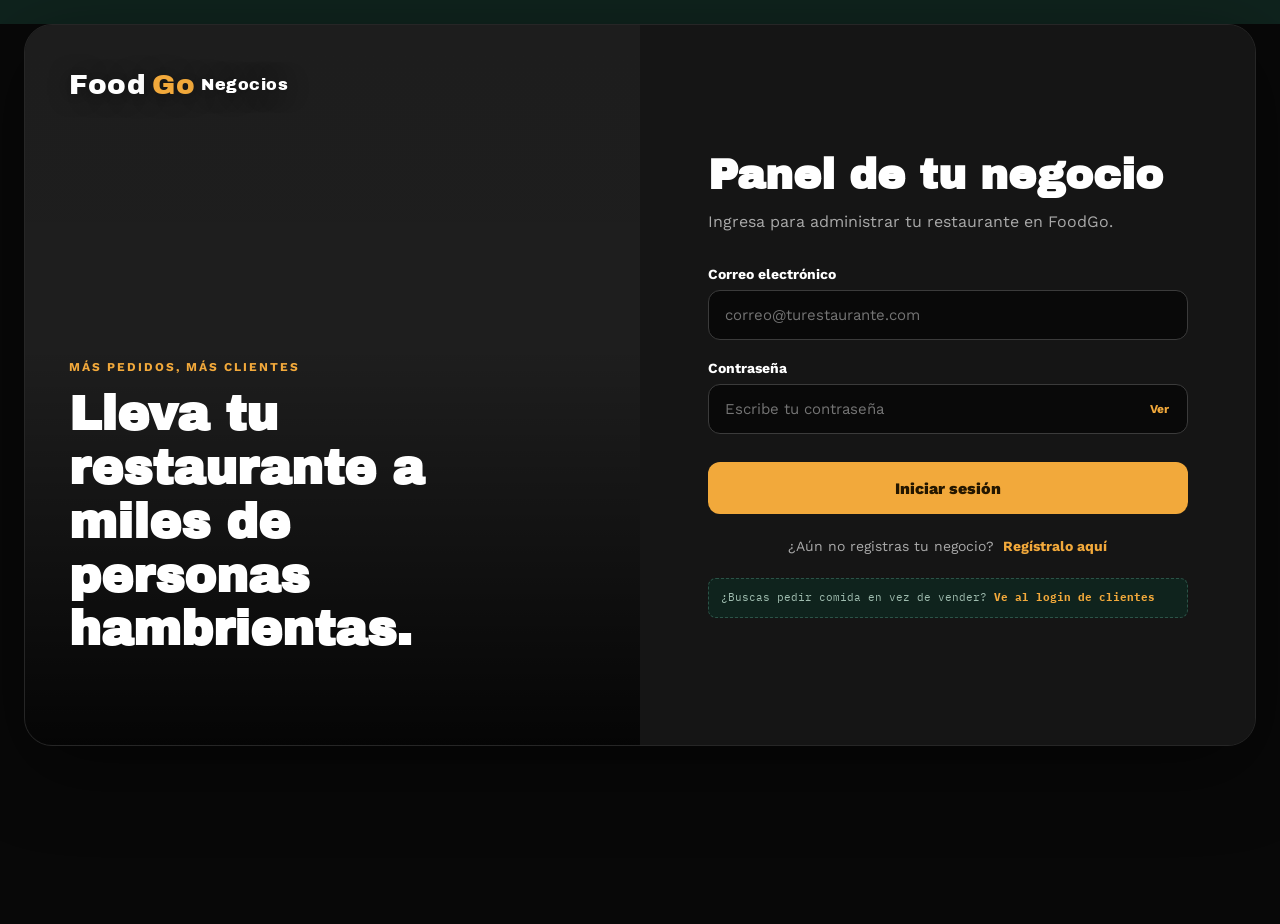
<file: negocio.html>
<!DOCTYPE html>
<html lang="es">
<head>
  <meta charset="UTF-8" />
  <meta name="viewport" content="width=device-width, initial-scale=1.0" />
  <title>FoodGo Negocios — Registra tu restaurante</title>
  <link rel="stylesheet" href="css/styles.css" />
</head>

<body class="auth-page">

  <main class="login-layout">

    <!-- COLUMNA DE IMAGEN -->
    <section class="login-slider" aria-label="FoodGo Negocios">

      <div class="table-bg" style="background-image:url('https://images.unsplash.com/photo-1555396273-367ea4eb4db5?w=1000&q=80');"></div>

      <div class="slider-overlay"></div>

      <div class="slider-content">
        <div class="brand login-brand">
          Food<span>Go</span> <span style="color:#fff; font-weight:400; font-size:16px;">Negocios</span>
        </div>

        <div>
          <p class="slider-tag">MÁS PEDIDOS, MÁS CLIENTES</p>
          <h2>Lleva tu restaurante a miles de personas hambrientas.</h2>
        </div>
      </div>

    </section>

    <!-- COLUMNA DEL FORMULARIO -->
    <section class="login-panel">
      <div class="login-panel-content">

        <!-- INICIAR SESIÓN (dueño ya registrado) -->
        <div id="login-view">

          <div class="mobile-brand brand">Food<span>Go</span> Negocios</div>

          <h1>Panel de tu negocio</h1>
          <p class="login-description">Ingresa para administrar tu restaurante en FoodGo.</p>

          <div class="form-msg" id="login-msg"></div>

          <form id="login-form">
            <div class="login-field">
              <label for="login-email">Correo electrónico</label>
              <input type="email" id="login-email" required autocomplete="email" placeholder="correo@turestaurante.com" />
            </div>

            <div class="login-field">
              <label for="login-password">Contraseña</label>
              <div class="password-input-wrap">
                <input type="password" id="login-password" required autocomplete="current-password" placeholder="Escribe tu contraseña" />
                <button type="button" class="show-password" data-target="login-password" aria-label="Mostrar contraseña">Ver</button>
              </div>
            </div>

            <button type="submit" class="login-submit">Iniciar sesión</button>
          </form>

          <p class="login-switch">
            ¿Aún no registras tu negocio?
            <a href="#" id="show-register">Regístralo aquí</a>
          </p>

          <div class="demo-hint" style="margin-top:24px;">
            ¿Buscas pedir comida en vez de vender? <a href="index.html" style="color:var(--mango); font-weight:700;">Ve al login de clientes</a>
          </div>
        </div>

        <!-- REGISTRO DE NEGOCIO -->
        <div id="register-view" class="hidden-view">

          <div class="mobile-brand brand">Food<span>Go</span> Negocios</div>

          <h1>Registra tu restaurante</h1>
          <p class="login-description">Empieza a recibir pedidos en minutos.</p>

          <div class="form-msg" id="register-msg"></div>

          <form id="register-form">

            <div class="login-field">
              <label for="reg-nombre">Tu nombre completo</label>
              <input type="text" id="reg-nombre" required autocomplete="name" placeholder="Nombre del responsable" />
            </div>

            <div class="login-field">
              <label for="reg-email">Correo electrónico</label>
              <input type="email" id="reg-email" required autocomplete="email" placeholder="correo@turestaurante.com" />
            </div>

            <div class="login-field">
              <label for="reg-password">Contraseña</label>
              <div class="password-input-wrap">
                <input type="password" id="reg-password" required minlength="6" autocomplete="new-password" placeholder="Mínimo 6 caracteres" />
                <button type="button" class="show-password" data-target="reg-password" aria-label="Mostrar contraseña">Ver</button>
              </div>
            </div>

            <div class="login-field">
              <label for="reg-negocio">Nombre del negocio</label>
              <input type="text" id="reg-negocio" required placeholder="Ej. Pizza Vulcano" />
            </div>

            <div class="login-field">
              <label for="reg-ubicacion">Ubicación del negocio</label>
              <input type="text" id="reg-ubicacion" required placeholder="Calle, número, ciudad" />
            </div>

            <div class="login-field">
              <label for="reg-tarjeta-numero">Tarjeta para recibir tus pagos</label>
              <input type="text" id="reg-tarjeta-numero" inputmode="numeric" maxlength="19" required placeholder="Número de tarjeta" />
            </div>

            <div class="login-field">
              <label for="reg-tarjeta-titular">Titular de la tarjeta</label>
              <input type="text" id="reg-tarjeta-titular" required placeholder="Nombre como aparece en la tarjeta" />
            </div>

            <p class="secure-note">🔒 Tus datos bancarios se procesan de forma segura.</p>

            <button type="submit" class="login-submit">Crear cuenta de negocio</button>
          </form>

          <p class="login-switch">
            ¿Ya tienes cuenta de negocio?
            <a href="#" id="show-login">Inicia sesión</a>
          </p>
        </div>

      </div>
    </section>

  </main>

  <script src="js/api.js"></script>
    <script>
    const usuarioActual = getUser();
    if (getToken() && usuarioActual && usuarioActual.rol === "dueno") {
      window.location.href = "dueno.html";
    }

    const loginView = document.getElementById("login-view");
    const registerView = document.getElementById("register-view");

    document.getElementById("show-register").addEventListener("click", (e) => {
      e.preventDefault();
      loginView.classList.add("hidden-view");
      registerView.classList.remove("hidden-view");
    });

    document.getElementById("show-login").addEventListener("click", (e) => {
      e.preventDefault();
      registerView.classList.add("hidden-view");
      loginView.classList.remove("hidden-view");
    });

    function mostrarMensaje(id, texto, tipo) {
      const el = document.getElementById(id);
      el.textContent = texto;
      el.className = `form-msg ${tipo}`;
    }

    document.getElementById("login-form").addEventListener("submit", async (e) => {
      e.preventDefault();
      const email = document.getElementById("login-email").value.trim();
      const password = document.getElementById("login-password").value;

      try {
        const data = await apiFetch("/auth/login", {
          method: "POST",
          body: JSON.stringify({ email, password }),
        });

        if (data.usuario.rol !== "dueno") {
          mostrarMensaje("login-msg", "Esta cuenta no es de un negocio. Usa el login de clientes.", "error");
          return;
        }

        guardarSesion(data.token, data.usuario);
        window.location.href = "panel-negocio.html";
      } catch (err) {
        mostrarMensaje("login-msg", err.message, "error");
      }
    });

    document.getElementById("register-form").addEventListener("submit", async (e) => {
      e.preventDefault();

      const nombre = document.getElementById("reg-nombre").value.trim();
      const email = document.getElementById("reg-email").value.trim();
      const password = document.getElementById("reg-password").value;
      const nombreNegocio = document.getElementById("reg-negocio").value.trim();
      const ubicacion = document.getElementById("reg-ubicacion").value.trim();
      const numero = document.getElementById("reg-tarjeta-numero").value.trim();
      const titular = document.getElementById("reg-tarjeta-titular").value.trim();

      if (numero.replace(/\s/g, "").length < 15) {
        mostrarMensaje("register-msg", "Ingresa un número de tarjeta válido", "error");
        return;
      }

      try {
        const data = await apiFetch("/auth/registro-negocio", {
          method: "POST",
          body: JSON.stringify({
            nombre,
            email,
            password,
            nombreNegocio,
            ubicacion,
            tarjeta: { numero, titular },
          }),
        });

        guardarSesion(data.token, data.usuario);
        window.location.href = "dueno.html";
      } catch (err) {
        mostrarMensaje("register-msg", err.message, "error");
      }
    });

    document.querySelectorAll(".show-password").forEach((button) => {
      button.addEventListener("click", () => {
        const input = document.getElementById(button.dataset.target);
        const ocultar = input.type === "text";
        input.type = ocultar ? "password" : "text";
        button.textContent = ocultar ? "Ver" : "Ocultar";
      });
    });

    document.getElementById("reg-tarjeta-numero").addEventListener("input", (e) => {
      let limpio = e.target.value.replace(/\D/g, "").slice(0, 16);
      e.target.value = limpio.replace(/(.{4})/g, "$1 ").trim();
    });
  </script>

</body>
</html>
</file>
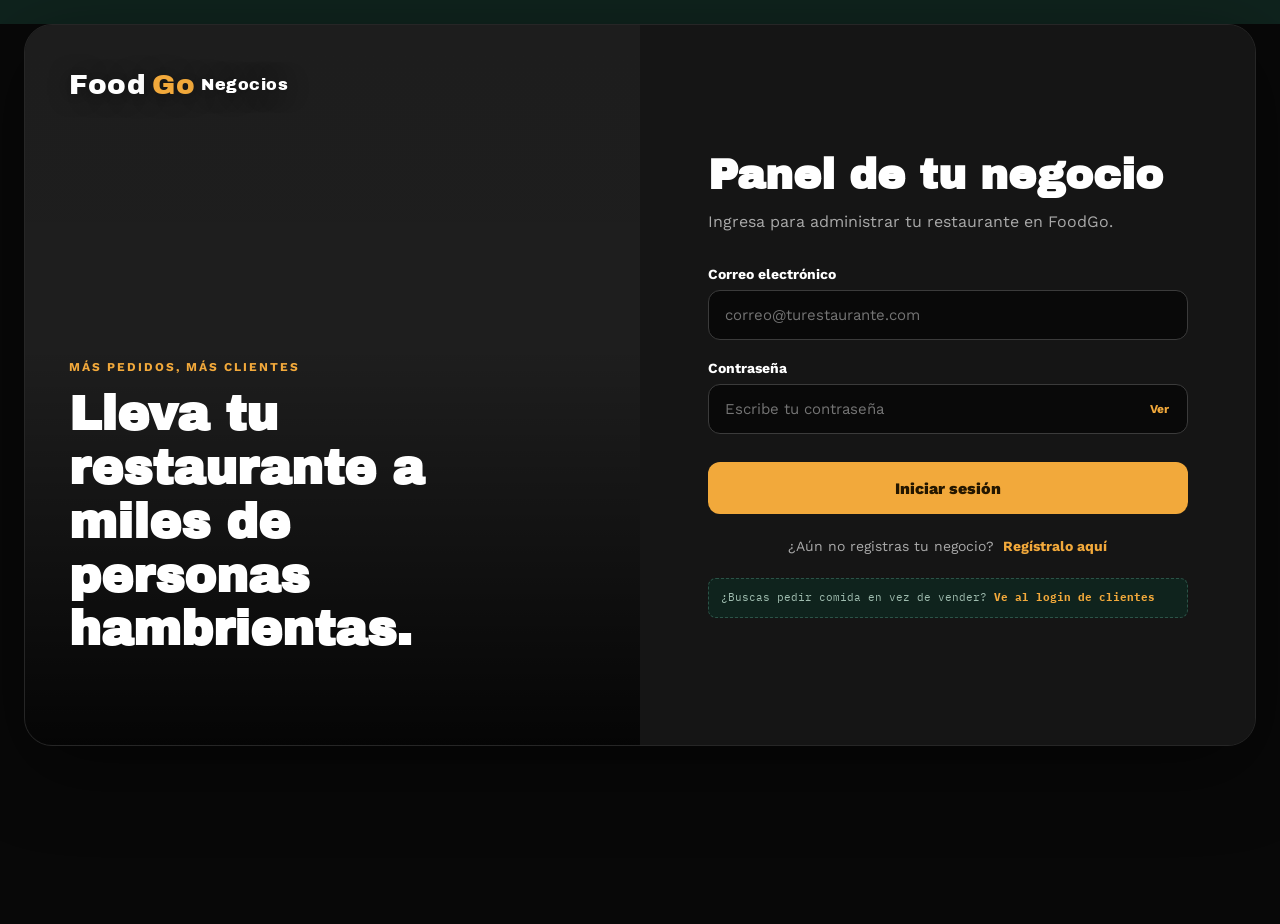
<file: panel-negocio.html>
<!DOCTYPE html>
<html lang="es">
<head>
<meta charset="UTF-8" />
<meta name="viewport" content="width=device-width, initial-scale=1.0" />
<title>FoodGo Negocios — Panel</title>
<link rel="stylesheet" href="css/styles.css" />
</head>
<body>

<nav class="navbar">
  <div class="container navbar-inner">
    <a href="panel-negocio.html" class="brand">Food<span>Go</span> <span style="font-size:14px; font-weight:400; color:var(--text-muted);">Negocios</span></a>
    <div class="nav-links">
      <a href="#" class="tab-link active" data-tab="tab-restaurante">Mi restaurante</a>
      <a href="#" class="tab-link" data-tab="tab-menu">Menú</a>
      <a href="#" class="tab-link" data-tab="tab-pedidos">Pedidos</a>
      <a href="#" class="tab-link" data-tab="tab-bodega">Bodega</a>
      <a href="#" class="tab-link" data-tab="tab-caja">Caja</a>
      <a href="#" class="tab-link" data-tab="tab-reportes">Reportes</a>
    </div>
    <div id="nav-user"></div>
  </div>
</nav>

<div class="container" style="padding-bottom:60px;">

  <!-- ===================== TAB: MI RESTAURANTE ===================== -->
  <section id="tab-restaurante" class="panel-tab">
    <div class="page-header">
      <p class="eyebrow">Configura tu negocio</p>
      <h1 id="restaurante-titulo">Mi restaurante</h1>
      <p>Estos son los datos que verán tus clientes en FoodGo.</p>
    </div>

    <div class="form-msg" id="restaurante-msg"></div>

    <form id="restaurante-form" class="panel-card" style="max-width:560px;">
      <div class="field">
        <label>Nombre del restaurante</label>
        <input type="text" id="rf-nombre" required placeholder="Ej. Pizza Vulcano" />
      </div>
      <div class="field">
        <label>Descripción</label>
        <input type="text" id="rf-descripcion" placeholder="Ej. Pizzas artesanales al horno de leña" />
      </div>
      <div class="field">
        <label>Categoría</label>
        <input type="text" id="rf-categoria" placeholder="Ej. Pizza, Sushi, Hamburguesas..." />
      </div>
      <div class="field">
        <label>Imagen (URL)</label>
        <input type="text" id="rf-imagen" placeholder="https://..." />
      </div>
      <div class="field">
        <label>Dirección</label>
        <input type="text" id="rf-direccion" placeholder="Calle, número, ciudad" />
      </div>
      <div class="card-row">
        <div class="field">
          <label>Tiempo de entrega (min)</label>
          <input type="number" id="rf-tiempo" min="5" placeholder="25" />
        </div>
        <div class="field">
          <label>Costo de envío ($)</label>
          <input type="number" id="rf-envio" step="0.01" min="0" placeholder="1.99" />
        </div>
      </div>
      <button type="submit" class="btn-primary" id="restaurante-submit">Guardar restaurante</button>
    </form>
  </section>

  <!-- ===================== TAB: MENÚ ===================== -->
  <section id="tab-menu" class="panel-tab" style="display:none;">
    <div class="page-header">
      <p class="eyebrow">Tus platillos</p>
      <h1>Menú</h1>
      <p>Publica y edita lo que vendes. Los clientes lo verán al momento.</p>
    </div>

    <div class="form-msg" id="menu-msg"></div>

    <button class="btn-primary" id="abrir-nuevo-platillo" style="max-width:220px; margin-bottom:24px;">+ Nuevo platillo</button>

    <div id="menu-list" class="menu-admin-list"></div>
  </section>

  <!-- ===================== TAB: PEDIDOS ===================== -->
  <section id="tab-pedidos" class="panel-tab" style="display:none;">
    <div class="page-header">
      <p class="eyebrow">En vivo</p>
      <h1>Pedidos</h1>
      <p>Aquí llegan los pedidos de tus clientes en tiempo real.</p>
    </div>

    <div id="pedidos-list" class="orders-list"></div>
  </section>

  <!-- ===================== TAB: BODEGA VIRTUAL ===================== -->
  <section id="tab-bodega" class="panel-tab" style="display:none;">
    <div class="page-header">
      <p class="eyebrow">Inventario</p>
      <h1>Bodega virtual</h1>
      <p>Lleva el control de tus insumos: cuánto tienes y cuánto se ha usado.</p>
    </div>

    <div class="form-msg" id="bodega-msg"></div>

    <form id="bodega-form" class="panel-card" style="max-width:520px;">
      <h3 style="margin:0 0 16px; font-size:15px;">Agregar insumo</h3>
      <div class="card-row">
        <div class="field" style="flex:2;">
          <label>Nombre del insumo</label>
          <input type="text" id="bf-nombre" required placeholder="Ej. Carne de res" />
        </div>
        <div class="field">
          <label>Cantidad inicial</label>
          <input type="number" id="bf-cantidad" step="0.01" min="0" required placeholder="10" />
        </div>
        <div class="field">
          <label>Unidad</label>
          <select id="bf-unidad" style="width:100%; background:var(--bg); border:1px solid var(--border); color:var(--text); padding:11px 14px; border-radius:8px;">
            <option value="kg">kg</option>
            <option value="g">g</option>
            <option value="l">l</option>
            <option value="ml">ml</option>
            <option value="unidades">unidades</option>
          </select>
        </div>
      </div>
      <button type="submit" class="btn-primary">Agregar a la bodega</button>
    </form>

    <div id="bodega-list" class="menu-admin-list"></div>
  </section>

  <!-- ===================== TAB: CAJA (VENTA PRESENCIAL) ===================== -->
  <section id="tab-caja" class="panel-tab" style="display:none;">
    <div class="page-header">
      <p class="eyebrow">Punto de venta</p>
      <h1>Caja</h1>
      <p>Registra ventas de clientes que llegan directo a tu local.</p>
    </div>

    <div class="form-msg" id="caja-msg"></div>

    <div class="caja-layout">
      <div>
        <h3 style="margin:0 0 14px; font-size:15px; color:var(--text-muted);">Toca un platillo para agregarlo</h3>
        <div id="caja-productos" class="caja-productos"></div>
      </div>

      <div class="panel-card" style="height:fit-content;">
        <h3 style="margin:0 0 16px; font-size:15px;">Venta actual</h3>
        <div id="caja-carrito"></div>
        <div class="field" style="margin-top:18px;">
          <label>Método de pago</label>
          <select id="caja-metodo-pago" style="width:100%; background:var(--bg); border:1px solid var(--border); color:var(--text); padding:11px 14px; border-radius:8px;">
            <option value="Efectivo">Efectivo</option>
            <option value="Tarjeta">Tarjeta</option>
            <option value="Transferencia">Transferencia</option>
          </select>
        </div>
        <div class="order-total" id="caja-total" style="margin:14px 0;">Total: $0.00</div>
        <button class="btn-primary" id="caja-cobrar">Cobrar venta</button>
      </div>
    </div>
  </section>

  <!-- ===================== TAB: REPORTES ===================== -->
  <section id="tab-reportes" class="panel-tab" style="display:none;">
    <div class="page-header">
      <p class="eyebrow">Cierre del día</p>
      <h1>Reportes</h1>
      <p>Consulta lo que ingresó y gastaste, y descarga el PDF del día.</p>
    </div>

    <div class="form-msg" id="reportes-msg"></div>

    <div class="filters" style="padding-top:0;">
      <input type="date" id="reporte-fecha" style="max-width:220px;" />
      <button class="chip active" id="reporte-ver">Ver resumen</button>
      <button class="chip" id="reporte-descargar">⬇️ Descargar PDF</button>
    </div>

    <div id="reporte-resumen" class="panel-card" style="margin-top:20px;"></div>

    <div class="panel-card" style="max-width:480px;">
      <h3 style="margin:0 0 16px; font-size:15px;">Registrar gasto del día</h3>
      <form id="gasto-form">
        <div class="card-row">
          <div class="field" style="flex:2;">
            <label>Concepto</label>
            <input type="text" id="gf-concepto" required placeholder="Ej. Compra de verduras" />
          </div>
          <div class="field">
            <label>Monto ($)</label>
            <input type="number" id="gf-monto" step="0.01" min="0" required placeholder="150.00" />
          </div>
        </div>
        <button type="submit" class="btn-primary">Agregar gasto</button>
      </form>
    </div>
  </section>

</div>

<!-- ===================== MODAL: EDITAR/CREAR PLATILLO ===================== -->
<div class="overlay" id="platillo-overlay"></div>
<div class="address-modal" id="platillo-modal" style="max-width:460px;">
  <div class="address-modal-header">
    <h2 id="platillo-modal-title">Nuevo platillo</h2>
    <button id="platillo-modal-close">&times;</button>
  </div>

  <div class="form-msg" id="platillo-msg"></div>

  <form id="platillo-form">
    <input type="hidden" id="pf-id" />
    <div class="field">
      <label>Nombre</label>
      <input type="text" id="pf-nombre" required placeholder="Ej. Pizza Margarita" />
    </div>
    <div class="field">
      <label>Descripción</label>
      <input type="text" id="pf-descripcion" placeholder="Ej. Tomate, mozzarella y albahaca" />
    </div>
    <div class="card-row">
      <div class="field">
        <label>Precio ($)</label>
        <input type="number" id="pf-precio" step="0.01" min="0" required placeholder="9.99" />
      </div>
      <div class="field">
        <label>Categoría</label>
        <input type="text" id="pf-categoria" placeholder="Ej. Pizzas" />
      </div>
    </div>
    <div class="field">
      <label>Horario</label>
      <select id="pf-tipo-comida" style="width:100%; background:var(--bg); border:1px solid var(--border); color:var(--text); padding:11px 14px; border-radius:8px;">
        <option value="cualquiera">Cualquier horario</option>
        <option value="desayuno">Desayuno</option>
        <option value="almuerzo">Almuerzo</option>
        <option value="cena">Cena</option>
      </select>
    </div>
    <div class="field">
      <label>Imagen (URL, opcional)</label>
      <input type="text" id="pf-imagen" placeholder="https://..." />
    </div>
    <label style="display:flex; align-items:center; gap:8px; font-size:13px; color:var(--text-muted); margin-bottom:18px;">
      <input type="checkbox" id="pf-disponible" checked style="width:16px; height:16px;" />
      Disponible para la venta
    </label>
    <button type="submit" class="btn-primary" id="platillo-submit">Guardar platillo</button>
  </form>
</div>

<script src="js/api.js"></script>
<script>
  const ESTADOS_LABEL = { pendiente: "Nuevo", en_camino: "En camino", entregado: "Entregado", devuelto: "Devolución", cancelado: "Cancelado" };
  let miRestaurante = null;

  function exigirDueno() {
    const usuario = getUser();
    if (!getToken() || !usuario || usuario.rol !== "dueño") {
      window.location.href = "negocio.html";
      return false;
    }
    return true;
  }

  function renderNavUserNegocio() {
    const el = document.getElementById("nav-user");
    const usuario = getUser();
    el.innerHTML = `
      <span style="color:var(--text-muted); font-size:14px; margin-right:12px;">Hola, ${usuario.nombre.split(" ")[0]}</span>
      <button id="logout-btn" style="background:transparent; border:1px solid var(--border-strong); color:var(--text); padding:6px 12px; border-radius:6px; font-size:13px;">Salir</button>
    `;
    document.getElementById("logout-btn").addEventListener("click", () => {
      cerrarSesion();
      window.location.href = "negocio.html";
    });
  }

  // ---------- Navegación entre tabs ----------
  document.querySelectorAll(".tab-link").forEach((link) => {
    link.addEventListener("click", (e) => {
      e.preventDefault();
      document.querySelectorAll(".tab-link").forEach((l) => l.classList.remove("active"));
      link.classList.add("active");

      document.querySelectorAll(".panel-tab").forEach((tab) => (tab.style.display = "none"));
      document.getElementById(link.dataset.tab).style.display = "block";

      if (link.dataset.tab === "tab-menu") cargarMenu();
      if (link.dataset.tab === "tab-pedidos") cargarPedidos();
      if (link.dataset.tab === "tab-bodega") cargarBodega();
      if (link.dataset.tab === "tab-caja") cargarCaja();
      if (link.dataset.tab === "tab-reportes") verResumenReporte();
    });
  });

  // ---------- Cargar mi restaurante ----------
  async function init() {
    if (!exigirDueno()) return;
    renderNavUserNegocio();

    try {
      const data = await apiFetch("/negocio/mi-restaurante");
      miRestaurante = data.restaurante;

      if (miRestaurante) {
        document.getElementById("restaurante-titulo").textContent = "Editar " + miRestaurante.nombre;
        document.getElementById("restaurante-submit").textContent = "Guardar cambios";
        llenarFormularioRestaurante(miRestaurante);
      } else {
        // Primera vez: precargamos con el nombre/ubicación que dio al registrarse
        document.getElementById("rf-nombre").value = data.negocio.nombre_negocio;
        document.getElementById("rf-direccion").value = data.negocio.ubicacion;
        mostrarMensajePanel("restaurante-msg", "Aún no has creado tu restaurante público. Completa estos datos y guárdalos para empezar a recibir pedidos.", "info");
      }
    } catch (err) {
      mostrarMensajePanel("restaurante-msg", err.message, "error");
    }
  }

  function llenarFormularioRestaurante(r) {
    document.getElementById("rf-nombre").value = r.nombre;
    document.getElementById("rf-descripcion").value = r.descripcion || "";
    document.getElementById("rf-categoria").value = r.categoria || "";
    document.getElementById("rf-imagen").value = r.imagen || "";
    document.getElementById("rf-direccion").value = r.direccion || "";
    document.getElementById("rf-tiempo").value = r.tiempoEntregaMin || 25;
    document.getElementById("rf-envio").value = r.costoEnvio || 1.99;
  }

  function mostrarMensajePanel(id, texto, tipo) {
    const el = document.getElementById(id);
    el.textContent = texto;
    el.className = `form-msg ${tipo}`;
  }

  document.getElementById("restaurante-form").addEventListener("submit", async (e) => {
    e.preventDefault();

    const payload = {
      nombre: document.getElementById("rf-nombre").value.trim(),
      descripcion: document.getElementById("rf-descripcion").value.trim(),
      categoria: document.getElementById("rf-categoria").value.trim() || "Variado",
      imagen: document.getElementById("rf-imagen").value.trim(),
      direccion: document.getElementById("rf-direccion").value.trim(),
      tiempoEntregaMin: Number(document.getElementById("rf-tiempo").value) || 25,
      costoEnvio: Number(document.getElementById("rf-envio").value) || 0,
    };

    try {
      if (miRestaurante) {
        miRestaurante = await apiFetch("/negocio/mi-restaurante", { method: "PUT", body: JSON.stringify(payload) });
      } else {
        miRestaurante = await apiFetch("/negocio/mi-restaurante", { method: "POST", body: JSON.stringify(payload) });
        document.getElementById("restaurante-submit").textContent = "Guardar cambios";
      }
      document.getElementById("restaurante-titulo").textContent = "Editar " + miRestaurante.nombre;
      mostrarMensajePanel("restaurante-msg", "¡Guardado! Ya está visible para tus clientes.", "success");
    } catch (err) {
      mostrarMensajePanel("restaurante-msg", err.message, "error");
    }
  });

  // ---------- MENÚ ----------
  async function cargarMenu() {
    const lista = document.getElementById("menu-list");

    if (!miRestaurante) {
      lista.innerHTML = `<div class="state-msg">Primero crea tu restaurante en la pestaña "Mi restaurante".</div>`;
      return;
    }

    try {
      const data = await apiFetch("/negocio/mi-restaurante");
      miRestaurante = data.restaurante;

      if (miRestaurante.menu.length === 0) {
        lista.innerHTML = `<div class="state-msg">Aún no has publicado ningún platillo. Dale clic a "+ Nuevo platillo".</div>`;
        return;
      }

      lista.innerHTML = miRestaurante.menu
        .map(
          (item) => `
        <div class="menu-admin-item">
          <div class="info">
            <h4>${item.nombre} ${item.disponible ? "" : '<span class="badge-off">No disponible</span>'}</h4>
            <p>${item.descripcion || ""}</p>
            <span class="price">$${Number(item.precio).toFixed(2)} · ${item.categoria}</span>
          </div>
          <div class="actions">
            <button class="icon-btn" data-edit="${item.id}">✏️</button>
            <button class="icon-btn" data-delete="${item.id}">🗑️</button>
          </div>
        </div>
      `
        )
        .join("");

      lista.querySelectorAll("[data-edit]").forEach((btn) => {
        btn.addEventListener("click", () => abrirModalPlatillo(miRestaurante.menu.find((i) => i.id === Number(btn.dataset.edit))));
      });
      lista.querySelectorAll("[data-delete]").forEach((btn) => {
        btn.addEventListener("click", () => eliminarPlatillo(btn.dataset.delete));
      });
    } catch (err) {
      lista.innerHTML = `<div class="state-msg">${err.message}</div>`;
    }
  }

  function abrirModalPlatillo(item) {
    document.getElementById("platillo-msg").textContent = "";
    document.getElementById("platillo-msg").className = "form-msg";

    if (item) {
      document.getElementById("platillo-modal-title").textContent = "Editar platillo";
      document.getElementById("pf-id").value = item.id;
      document.getElementById("pf-nombre").value = item.nombre;
      document.getElementById("pf-descripcion").value = item.descripcion || "";
      document.getElementById("pf-precio").value = item.precio;
      document.getElementById("pf-categoria").value = item.categoria || "";
      document.getElementById("pf-tipo-comida").value = item.tipoComida || "cualquiera";
      document.getElementById("pf-imagen").value = item.imagen || "";
      document.getElementById("pf-disponible").checked = !!item.disponible;
    } else {
      document.getElementById("platillo-modal-title").textContent = "Nuevo platillo";
      document.getElementById("platillo-form").reset();
      document.getElementById("pf-id").value = "";
      document.getElementById("pf-disponible").checked = true;
    }

    document.getElementById("platillo-modal").classList.add("open");
    document.getElementById("platillo-overlay").classList.add("open");
  }

  function cerrarModalPlatillo() {
    document.getElementById("platillo-modal").classList.remove("open");
    document.getElementById("platillo-overlay").classList.remove("open");
  }

  document.getElementById("abrir-nuevo-platillo").addEventListener("click", () => abrirModalPlatillo(null));
  document.getElementById("platillo-modal-close").addEventListener("click", cerrarModalPlatillo);
  document.getElementById("platillo-overlay").addEventListener("click", cerrarModalPlatillo);

  document.getElementById("platillo-form").addEventListener("submit", async (e) => {
    e.preventDefault();

    const id = document.getElementById("pf-id").value;
    const payload = {
      nombre: document.getElementById("pf-nombre").value.trim(),
      descripcion: document.getElementById("pf-descripcion").value.trim(),
      precio: Number(document.getElementById("pf-precio").value),
      categoria: document.getElementById("pf-categoria").value.trim() || "General",
      tipoComida: document.getElementById("pf-tipo-comida").value,
      imagen: document.getElementById("pf-imagen").value.trim(),
      disponible: document.getElementById("pf-disponible").checked ? 1 : 0,
    };

    try {
      if (id) {
        await apiFetch(`/negocio/menu/${id}`, { method: "PUT", body: JSON.stringify(payload) });
      } else {
        await apiFetch("/negocio/menu", { method: "POST", body: JSON.stringify(payload) });
      }
      cerrarModalPlatillo();
      mostrarToast("Platillo guardado");
      cargarMenu();
    } catch (err) {
      document.getElementById("platillo-msg").textContent = err.message;
      document.getElementById("platillo-msg").className = "form-msg error";
    }
  });

  async function eliminarPlatillo(id) {
    if (!confirm("¿Seguro que quieres eliminar este platillo?")) return;
    try {
      await apiFetch(`/negocio/menu/${id}`, { method: "DELETE" });
      mostrarToast("Platillo eliminado");
      cargarMenu();
    } catch (err) {
      mostrarToast(err.message);
    }
  }

  // ---------- PEDIDOS ----------
  async function cargarPedidos() {
    const lista = document.getElementById("pedidos-list");
    lista.innerHTML = `<div class="state-msg">Cargando pedidos...</div>`;

    try {
      const pedidos = await apiFetch("/negocio/pedidos");

      if (pedidos.length === 0) {
        lista.innerHTML = `<div class="state-msg">Todavía no te ha llegado ningún pedido.</div>`;
        return;
      }

      lista.innerHTML = pedidos
        .map((p) => {
          const fecha = new Date(p.createdAt).toLocaleString("es-ES", { day: "2-digit", month: "short", hour: "2-digit", minute: "2-digit" });
          const puedeCancelar = p.estado === "pendiente" || p.estado === "en_camino";
          return `
          <div class="order-ticket">
            <div class="order-ticket-top">
              <div>
                <h3>Pedido ${p.codigo}</h3>
                <div class="date">${fecha} · ${p.tipoEntrega === "para_llevar" ? "Para llevar" : "A domicilio"}</div>
              </div>
              <span class="status-pill status-${p.estado}">${ESTADOS_LABEL[p.estado]}</span>
            </div>
            <div class="order-items">${p.items.map((i) => `${i.cantidad}x ${i.nombre}`).join("<br>")}</div>
            <div class="order-total">Total: $${Number(p.total).toFixed(2)}</div>
            <div style="display:flex; gap:8px; margin-top:10px;">
              <button class="icon-btn" style="width:auto; padding:8px 14px; font-size:12px;" data-recibo="${p.id}" data-codigo="${p.codigo}">⬇️ Recibo PDF</button>
              ${puedeCancelar ? `<button class="icon-btn" style="color:var(--chili); border:1px solid var(--chili-dark); padding:8px 14px; font-size:12px;" data-cancelar="${p.id}">Cancelar pedido</button>` : ""}
            </div>
          </div>
        `;
        })
        .join("");

      lista.querySelectorAll("[data-recibo]").forEach((btn) => {
        btn.addEventListener("click", () => {
          descargarPDF(`/negocio/pedidos/${btn.dataset.recibo}/recibo`, `recibo-${btn.dataset.codigo}.pdf`);
        });
      });

      lista.querySelectorAll("[data-cancelar]").forEach((btn) => {
        btn.addEventListener("click", async () => {
          if (!confirm("¿Cancelar este pedido?")) return;
          try {
            await apiFetch(`/negocio/pedidos/${btn.dataset.cancelar}/cancelar`, { method: "PATCH" });
            mostrarToast("Pedido cancelado");
            cargarPedidos();
          } catch (err) {
            mostrarToast(err.message);
          }
        });
      });
    } catch (err) {
      lista.innerHTML = `<div class="state-msg">${err.message}</div>`;
    }
  }

  // ---------- Descargar archivos protegidos (PDF) usando el token ----------
  async function descargarPDF(path, nombreArchivo) {
    try {
      const resp = await fetch(`${API_BASE}${path}`, {
        headers: { Authorization: `Bearer ${getToken()}` },
      });
      if (!resp.ok) {
        const data = await resp.json().catch(() => ({}));
        throw new Error(data.mensaje || "No se pudo generar el PDF");
      }
      const blob = await resp.blob();
      const url = URL.createObjectURL(blob);
      const a = document.createElement("a");
      a.href = url;
      a.download = nombreArchivo;
      document.body.appendChild(a);
      a.click();
      a.remove();
      URL.revokeObjectURL(url);
    } catch (err) {
      mostrarToast(err.message);
    }
  }

  // ---------- BODEGA VIRTUAL ----------
  async function cargarBodega() {
    const lista = document.getElementById("bodega-list");
    lista.innerHTML = `<div class="state-msg">Cargando bodega...</div>`;

    try {
      const insumos = await apiFetch("/negocio/bodega");

      if (insumos.length === 0) {
        lista.innerHTML = `<div class="state-msg">Aún no has agregado insumos a tu bodega.</div>`;
        return;
      }

      lista.innerHTML = insumos
        .map(
          (i) => `
        <div class="menu-admin-item">
          <div class="info">
            <h4>${i.nombre_insumo}</h4>
            <span class="price">${Number(i.cantidad).toFixed(2)} ${i.unidad} disponibles</span>
          </div>
          <div class="actions">
            <button class="icon-btn" style="width:auto; padding:0 12px;" data-mov="${i.id}" data-tipo="entrada">+ Entrada</button>
            <button class="icon-btn" style="width:auto; padding:0 12px;" data-mov="${i.id}" data-tipo="salida">- Salida</button>
            <button class="icon-btn" data-del-bodega="${i.id}">🗑️</button>
          </div>
        </div>
      `
        )
        .join("");

      lista.querySelectorAll("[data-mov]").forEach((btn) => {
        btn.addEventListener("click", async () => {
          const cantidad = prompt(`¿Cuánto quieres registrar como ${btn.dataset.tipo}?`);
          if (!cantidad || isNaN(cantidad) || Number(cantidad) <= 0) return;
          const motivo = prompt("Motivo (opcional):") || "";

          try {
            await apiFetch(`/negocio/bodega/${btn.dataset.mov}/movimiento`, {
              method: "POST",
              body: JSON.stringify({ tipo: btn.dataset.tipo, cantidad: Number(cantidad), motivo }),
            });
            mostrarToast("Movimiento registrado");
            cargarBodega();
          } catch (err) {
            mostrarToast(err.message);
          }
        });
      });

      lista.querySelectorAll("[data-del-bodega]").forEach((btn) => {
        btn.addEventListener("click", async () => {
          if (!confirm("¿Eliminar este insumo de tu bodega?")) return;
          try {
            await apiFetch(`/negocio/bodega/${btn.dataset.delBodega}`, { method: "DELETE" });
            mostrarToast("Insumo eliminado");
            cargarBodega();
          } catch (err) {
            mostrarToast(err.message);
          }
        });
      });
    } catch (err) {
      lista.innerHTML = `<div class="state-msg">${err.message}</div>`;
    }
  }

  document.getElementById("bodega-form").addEventListener("submit", async (e) => {
    e.preventDefault();
    const nombreInsumo = document.getElementById("bf-nombre").value.trim();
    const cantidad = Number(document.getElementById("bf-cantidad").value);
    const unidad = document.getElementById("bf-unidad").value;

    try {
      await apiFetch("/negocio/bodega", { method: "POST", body: JSON.stringify({ nombreInsumo, cantidad, unidad }) });
      document.getElementById("bodega-form").reset();
      mostrarMensajePanel("bodega-msg", "Insumo agregado a tu bodega", "success");
      cargarBodega();
    } catch (err) {
      mostrarMensajePanel("bodega-msg", err.message, "error");
    }
  });

  // ---------- CAJA (venta presencial) ----------
  let ventaActual = []; // [{ id, nombre, precio, cantidad }]

  async function cargarCaja() {
    const contenedor = document.getElementById("caja-productos");

    if (!miRestaurante || miRestaurante.menu.length === 0) {
      contenedor.innerHTML = `<div class="state-msg">Publica platillos en la pestaña "Menú" para poder venderlos aquí.</div>`;
      return;
    }

    contenedor.innerHTML = miRestaurante.menu
      .filter((item) => item.disponible)
      .map(
        (item) => `
      <button class="caja-producto" data-id="${item.id}" data-nombre="${item.nombre}" data-precio="${item.precio}">
        <strong>${item.nombre}</strong>
        <span>$${Number(item.precio).toFixed(2)}</span>
      </button>
    `
      )
      .join("");

    contenedor.querySelectorAll(".caja-producto").forEach((btn) => {
      btn.addEventListener("click", () => {
        agregarACaja({ id: Number(btn.dataset.id), nombre: btn.dataset.nombre, precio: Number(btn.dataset.precio) });
      });
    });

    renderCaja();
  }

  function agregarACaja(item) {
    const existente = ventaActual.find((i) => i.id === item.id);
    if (existente) {
      existente.cantidad += 1;
    } else {
      ventaActual.push({ ...item, cantidad: 1 });
    }
    renderCaja();
  }

  function cambiarCantidadCaja(id, delta) {
    const item = ventaActual.find((i) => i.id === id);
    if (!item) return;
    item.cantidad += delta;
    if (item.cantidad <= 0) ventaActual = ventaActual.filter((i) => i.id !== id);
    renderCaja();
  }

  function renderCaja() {
    const contenedor = document.getElementById("caja-carrito");

    if (ventaActual.length === 0) {
      contenedor.innerHTML = `<div class="state-msg" style="padding:20px 0;">Toca un platillo para agregarlo a la venta.</div>`;
    } else {
      contenedor.innerHTML = ventaActual
        .map(
          (i) => `
        <div class="cart-line" style="font-family:inherit; color:var(--text); border-bottom:1px dashed var(--border);">
          <div>
            <div>${i.nombre}</div>
            <div class="qty-controls">
              <button onclick="cambiarCantidadCaja(${i.id}, -1)">-</button>
              <span>${i.cantidad}</span>
              <button onclick="cambiarCantidadCaja(${i.id}, 1)">+</button>
            </div>
          </div>
          <div>$${(i.precio * i.cantidad).toFixed(2)}</div>
        </div>
      `
        )
        .join("");
    }

    const total = ventaActual.reduce((acc, i) => acc + i.precio * i.cantidad, 0);
    document.getElementById("caja-total").textContent = `Total: $${total.toFixed(2)}`;
  }

  document.getElementById("caja-cobrar").addEventListener("click", async () => {
    if (ventaActual.length === 0) {
      mostrarMensajePanel("caja-msg", "Agrega al menos un platillo a la venta", "error");
      return;
    }

    try {
      await apiFetch("/negocio/caja/venta", {
        method: "POST",
        body: JSON.stringify({
          items: ventaActual.map((i) => ({ nombre: i.nombre, precio: i.precio, cantidad: i.cantidad })),
          metodoPago: document.getElementById("caja-metodo-pago").value,
        }),
      });

      mostrarMensajePanel("caja-msg", "¡Venta registrada con éxito!", "success");
      ventaActual = [];
      renderCaja();
    } catch (err) {
      mostrarMensajePanel("caja-msg", err.message, "error");
    }
  });

  // ---------- REPORTES ----------
  document.getElementById("reporte-fecha").valueAsDate = new Date();

  async function verResumenReporte() {
    const fecha = document.getElementById("reporte-fecha").value;
    const resumen = document.getElementById("reporte-resumen");
    resumen.innerHTML = `<div class="state-msg">Cargando...</div>`;

    try {
      const [pedidos, gastos] = await Promise.all([
        apiFetch(`/negocio/pedidos?fecha=${fecha}`),
        apiFetch(`/negocio/gastos?fecha=${fecha}`),
      ]);

      const pedidosValidos = pedidos.filter((p) => p.estado !== "cancelado" && p.estado !== "devuelto");
      const ingresos = pedidosValidos.reduce((acc, p) => acc + Number(p.total), 0);
      const totalGastos = gastos.reduce((acc, g) => acc + Number(g.monto), 0);

      resumen.innerHTML = `
        <h3 style="margin:0 0 16px; font-size:15px;">Resumen del ${fecha}</h3>
        <div style="display:grid; grid-template-columns:repeat(auto-fit, minmax(140px,1fr)); gap:16px;">
          <div><div style="font-size:12px; color:var(--text-muted);">Pedidos</div><div style="font-size:22px; font-weight:700;">${pedidosValidos.length}</div></div>
          <div><div style="font-size:12px; color:var(--text-muted);">Ingresos</div><div style="font-size:22px; font-weight:700; color:var(--sage);">$${ingresos.toFixed(2)}</div></div>
          <div><div style="font-size:12px; color:var(--text-muted);">Gastos</div><div style="font-size:22px; font-weight:700; color:var(--chili);">$${totalGastos.toFixed(2)}</div></div>
          <div><div style="font-size:12px; color:var(--text-muted);">Ganancia neta</div><div style="font-size:22px; font-weight:700; color:var(--mango);">$${(ingresos - totalGastos).toFixed(2)}</div></div>
        </div>
      `;
    } catch (err) {
      resumen.innerHTML = `<div class="state-msg">${err.message}</div>`;
    }
  }

  document.getElementById("reporte-ver").addEventListener("click", verResumenReporte);

  document.getElementById("reporte-descargar").addEventListener("click", () => {
    const fecha = document.getElementById("reporte-fecha").value;
    descargarPDF(`/negocio/reporte-diario?fecha=${fecha}`, `reporte-${fecha}.pdf`);
  });

  document.getElementById("gasto-form").addEventListener("submit", async (e) => {
    e.preventDefault();
    const concepto = document.getElementById("gf-concepto").value.trim();
    const monto = Number(document.getElementById("gf-monto").value);

    try {
      await apiFetch("/negocio/gastos", { method: "POST", body: JSON.stringify({ concepto, monto }) });
      document.getElementById("gasto-form").reset();
      mostrarToast("Gasto registrado");
      verResumenReporte();
    } catch (err) {
      mostrarToast(err.message);
    }
  });

  init();
</script>
</body>
</html>
</file>
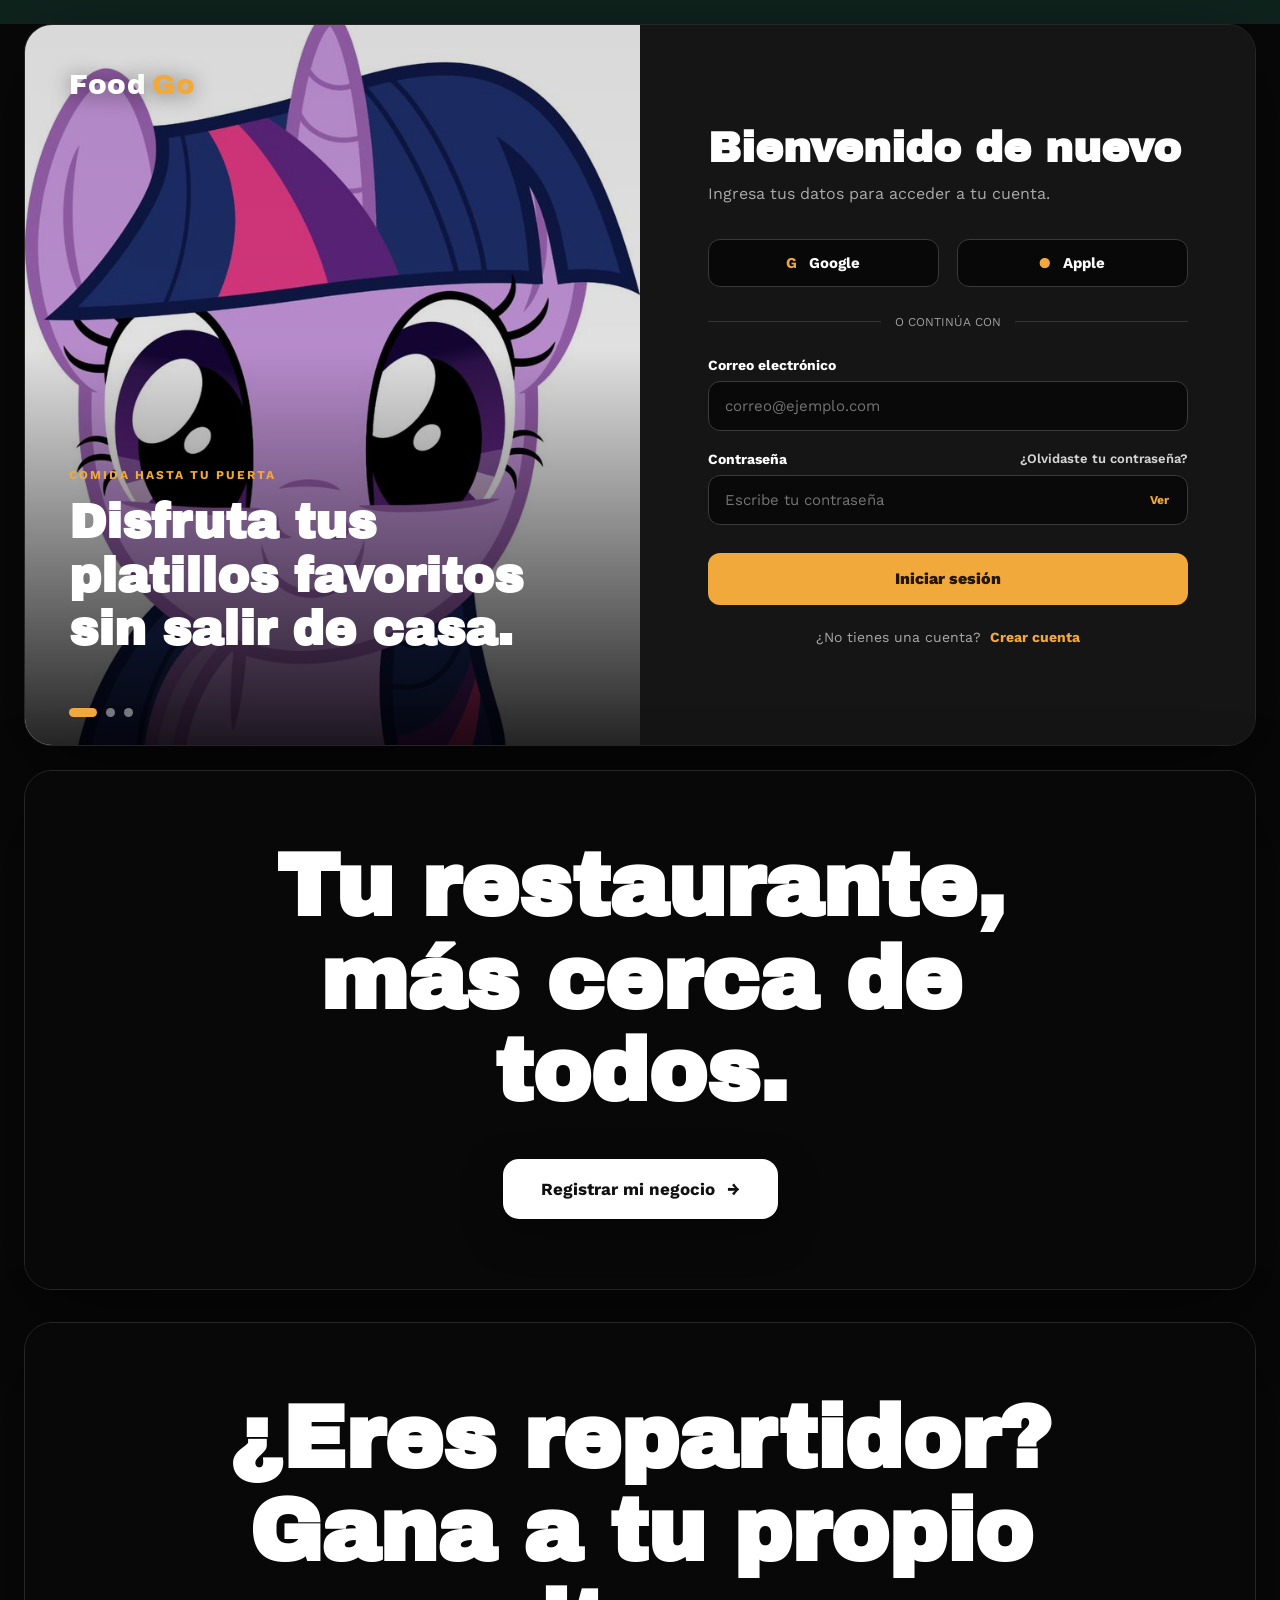
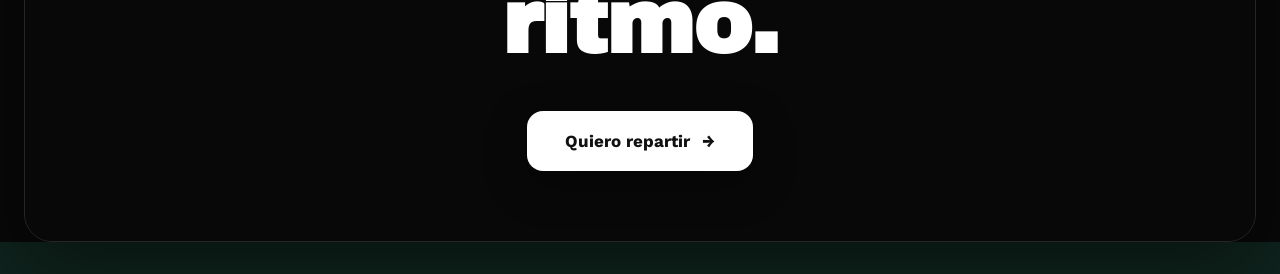
<file: pedidos.html>
<!DOCTYPE html>
<html lang="es">
<head>
<meta charset="UTF-8" />
<meta name="viewport" content="width=device-width, initial-scale=1.0" />
<title>FoodGo — Mis pedidos</title>
<link rel="stylesheet" href="css/styles.css" />
</head>
<body>

<nav class="navbar">
  <div class="container navbar-inner">
    <a href="restaurantes.html" class="brand">Food<span>Go</span></a>
    <div class="nav-links">
      <a href="restaurantes.html">Restaurantes</a>
      <a href="pedidos.html" class="active">Mis pedidos</a>
    </div>
    <div style="display:flex; align-items:center; gap:16px;">
      <div id="nav-user"></div>
      <button class="nav-cart" onclick="abrirCartDrawer()">
        🛒 <span id="cart-count">0</span>
      </button>
    </div>
  </div>
</nav>

<div class="container">
  <div class="page-header">
    <p class="eyebrow">Historial</p>
    <h1>Mis pedidos</h1>
    <p>Sigue el estado de tus pedidos actuales y revisa los anteriores.</p>
  </div>

  <div id="orders-list" class="orders-list">
    <div class="state-msg">Cargando pedidos...</div>
  </div>
</div>

<script src="js/api.js"></script>
<script src="js/cart.js"></script>

<script src="js/direccion.js"></script>
<script>
  const ESTADOS_LABEL = {
    pendiente: "En espera",
    en_camino: "En camino",
    entregado: "Entregado",
    devuelto: "Devolución",
    cancelado: "Cancelado",
  };

  async function init() {
    if (!exigirSesion()) return;
    renderNavUser();
    inyectarCartDrawer();
     inyectarBarraDireccion();

    const params = new URLSearchParams(window.location.search);
    if (params.get("nuevo")) {
      mostrarToast("¡Pedido realizado con éxito!");
    }

    try {
      const pedidos = await apiFetch("/pedidos/mios");
      render(pedidos);
    } catch (err) {
      document.getElementById("orders-list").innerHTML = `
        <div class="state-msg"><div class="big">No se pudieron cargar tus pedidos</div>${err.message}</div>`;
    }
  }

  function render(pedidos) {
    const el = document.getElementById("orders-list");

    if (pedidos.length === 0) {
      el.innerHTML = `<div class="state-msg"><div class="big">Aún no tienes pedidos</div>Explora los restaurantes y haz tu primer pedido.</div>`;
      return;
    }

    el.innerHTML = pedidos
      .map((p) => {
        const fecha = new Date(p.createdAt).toLocaleString("es-ES", {
          day: "2-digit",
          month: "short",
          hour: "2-digit",
          minute: "2-digit",
        });
        const enCurso = p.estado === "pendiente" || p.estado === "en_camino";
        return `
        <div class="order-ticket">
          <div class="order-ticket-top">
            <div>
              <h3>${p.restaurante?.nombre || "Restaurante"}</h3>
              <div class="date">${fecha} · ${p.codigo || ""}</div>
            </div>
            <span class="status-pill status-${p.estado}">${ESTADOS_LABEL[p.estado]}</span>
          </div>
          <div class="order-items">
            ${p.items.map((i) => `${i.cantidad}x ${i.nombre}`).join("<br>")}
          </div>
          <div class="order-total">Total: $${p.total.toFixed(2)}</div>
          ${enCurso ? `<a href="seguimiento.html?id=${p._id}" class="btn-primary" style="display:block; text-align:center; text-decoration:none; margin-top:14px;">Ver seguimiento en vivo</a>` : ""}
        </div>
      `;
      })
      .join("");
  }

  init();
</script>
</body>
</html>
</file>
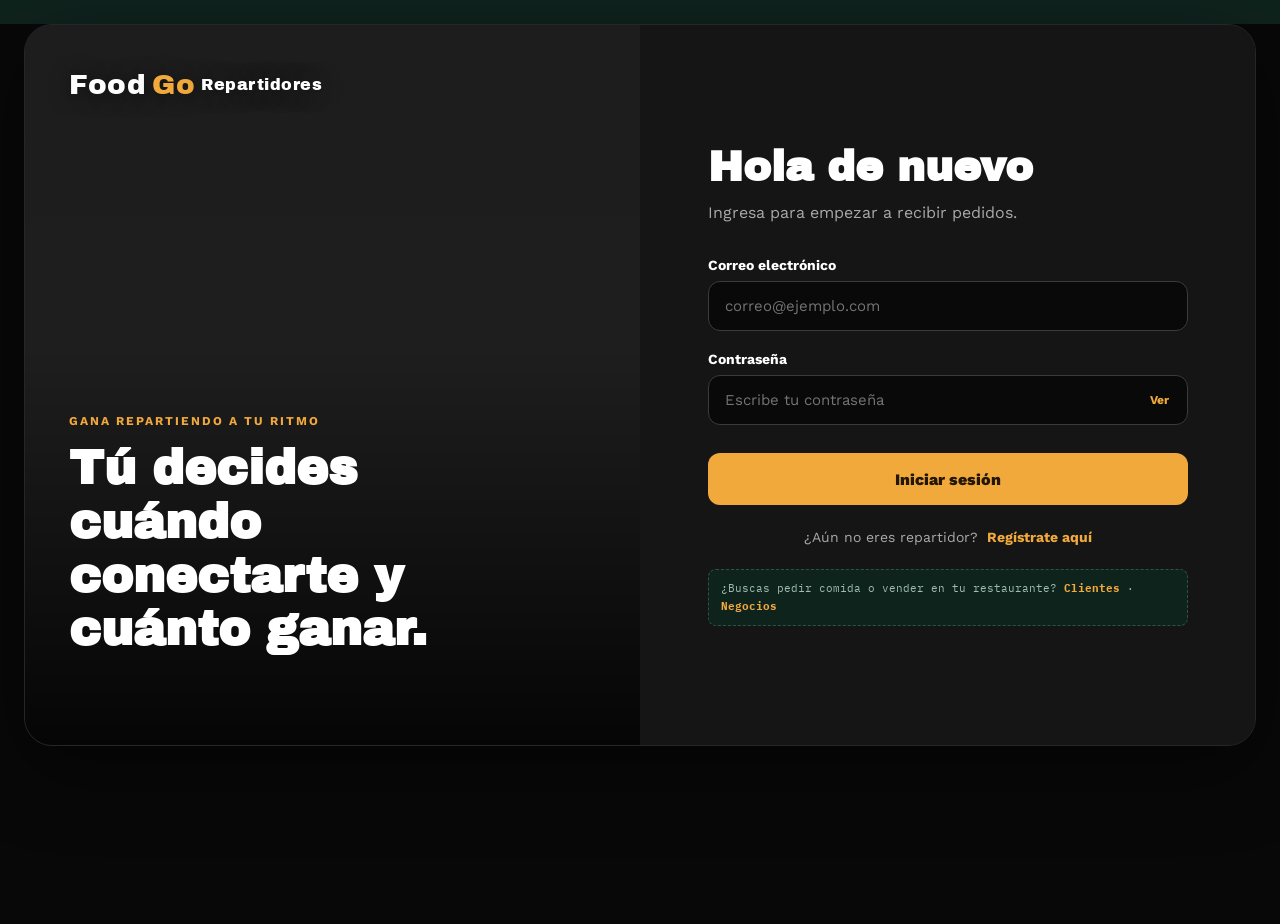
<file: repartidor.html>
<!DOCTYPE html>
<html lang="es">
<head>
  <meta charset="UTF-8" />
  <meta name="viewport" content="width=device-width, initial-scale=1.0" />
  <title>FoodGo Repartidores — Empieza a repartir</title>
  <link rel="stylesheet" href="css/styles.css" />
</head>

<body class="auth-page">

  <main class="login-layout">

    <!-- COLUMNA DE IMAGEN -->
    <section class="login-slider" aria-label="FoodGo Repartidores">

      <div class="table-bg" style="background-image:url('https://images.unsplash.com/photo-1526367790999-0150786686a2?w=1000&q=80');"></div>

      <div class="slider-overlay"></div>

      <div class="slider-content">
        <div class="brand login-brand">
          Food<span>Go</span> <span style="color:#fff; font-weight:400; font-size:16px;">Repartidores</span>
        </div>

        <div>
          <p class="slider-tag">GANA REPARTIENDO A TU RITMO</p>
          <h2>Tú decides cuándo conectarte y cuánto ganar.</h2>
        </div>
      </div>

    </section>

    <!-- COLUMNA DEL FORMULARIO -->
    <section class="login-panel">
      <div class="login-panel-content">

        <!-- INICIAR SESIÓN -->
        <div id="login-view">

          <div class="mobile-brand brand">Food<span>Go</span> Repartidores</div>

          <h1>Hola de nuevo</h1>
          <p class="login-description">Ingresa para empezar a recibir pedidos.</p>

          <div class="form-msg" id="login-msg"></div>

          <form id="login-form">
            <div class="login-field">
              <label for="login-email">Correo electrónico</label>
              <input type="email" id="login-email" required autocomplete="email" placeholder="correo@ejemplo.com" />
            </div>

            <div class="login-field">
              <label for="login-password">Contraseña</label>
              <div class="password-input-wrap">
                <input type="password" id="login-password" required autocomplete="current-password" placeholder="Escribe tu contraseña" />
                <button type="button" class="show-password" data-target="login-password" aria-label="Mostrar contraseña">Ver</button>
              </div>
            </div>

            <button type="submit" class="login-submit">Iniciar sesión</button>
          </form>

          <p class="login-switch">
            ¿Aún no eres repartidor?
            <a href="#" id="show-register">Regístrate aquí</a>
          </p>

          <div class="demo-hint" style="margin-top:24px;">
            ¿Buscas pedir comida o vender en tu restaurante?
            <a href="index.html" style="color:var(--mango); font-weight:700;">Clientes</a> ·
            <a href="negocio.html" style="color:var(--mango); font-weight:700;">Negocios</a>
          </div>
        </div>

        <!-- REGISTRO DE REPARTIDOR -->
        <div id="register-view" class="hidden-view">

          <div class="mobile-brand brand">Food<span>Go</span> Repartidores</div>

          <h1>Regístrate como repartidor</h1>
          <p class="login-description">Solo necesitamos algunos datos para verificarte.</p>

          <div class="form-msg" id="register-msg"></div>

          <form id="register-form">

            <div class="login-field">
              <label for="reg-nombre">Nombre completo</label>
              <input type="text" id="reg-nombre" required autocomplete="name" placeholder="Como aparece en tu identificación" />
            </div>

            <div class="login-field">
              <label for="reg-email">Correo electrónico</label>
              <input type="email" id="reg-email" required autocomplete="email" placeholder="correo@ejemplo.com" />
            </div>

            <div class="login-field">
              <label for="reg-password">Contraseña</label>
              <div class="password-input-wrap">
                <input type="password" id="reg-password" required minlength="6" autocomplete="new-password" placeholder="Mínimo 6 caracteres" />
                <button type="button" class="show-password" data-target="reg-password" aria-label="Mostrar contraseña">Ver</button>
              </div>
            </div>

            <div class="login-field">
              <label for="reg-telefono">Teléfono</label>
              <input type="tel" id="reg-telefono" required placeholder="+52 999 123 4567" />
            </div>

            <div class="card-row">
              <div class="field">
                <label>Año de nacimiento</label>
                <input type="number" id="reg-anio" required min="1950" max="2010" placeholder="1998" />
              </div>
              <div class="field">
                <label>CURP</label>
                <input type="text" id="reg-curp" required maxlength="18" placeholder="VEAJ980101HYNLRL09" style="text-transform:uppercase;" />
              </div>
            </div>

            <div class="login-field">
              <label for="reg-empresa">Empresa socia con la que trabajas</label>
              <select id="reg-empresa" required style="width:100%; height:50px; padding:0 16px; border:1px solid #3b3b3b; border-radius:12px; background:#090909; color:#fff; font-size:15px;">
                <option value="">Selecciona una opción</option>
                <option value="Independiente">Independiente</option>
                <option value="Flota Norte Logística">Flota Norte Logística</option>
                <option value="MotoExpress SA">MotoExpress SA</option>
                <option value="Repartos Rápidos MX">Repartos Rápidos MX</option>
              </select>
            </div>

            <div class="login-field">
              <label for="reg-vehiculo-imagen">Foto de tu vehículo (URL)</label>
              <input type="text" id="reg-vehiculo-imagen" placeholder="https://..." />
            </div>

            <label style="display:flex; align-items:flex-start; gap:10px; font-size:13px; color:#a9a9a9; margin-bottom:20px; line-height:1.5;">
              <input type="checkbox" id="reg-politicas" required style="margin-top:3px; width:16px; height:16px;" />
              Acepto las políticas de repartidores de FoodGo y confirmo que mis datos son verídicos.
            </label>

            <button type="submit" class="login-submit">Crear cuenta de repartidor</button>
          </form>

          <p class="login-switch">
            ¿Ya tienes cuenta?
            <a href="#" id="show-login">Inicia sesión</a>
          </p>
        </div>

      </div>
    </section>

  </main>

  <script src="js/api.js"></script>
  <script>
    if (getToken()) window.location.href = "panel-repartidor.html";

    const loginView = document.getElementById("login-view");
    const registerView = document.getElementById("register-view");

    document.getElementById("show-register").addEventListener("click", (e) => {
      e.preventDefault();
      loginView.classList.add("hidden-view");
      registerView.classList.remove("hidden-view");
    });

    document.getElementById("show-login").addEventListener("click", (e) => {
      e.preventDefault();
      registerView.classList.add("hidden-view");
      loginView.classList.remove("hidden-view");
    });

    function mostrarMensaje(id, texto, tipo) {
      const el = document.getElementById(id);
      el.textContent = texto;
      el.className = `form-msg ${tipo}`;
    }

    document.getElementById("login-form").addEventListener("submit", async (e) => {
      e.preventDefault();
      const email = document.getElementById("login-email").value.trim();
      const password = document.getElementById("login-password").value;

      try {
        const data = await apiFetch("/auth/login", {
          method: "POST",
          body: JSON.stringify({ email, password }),
        });

        if (data.usuario.rol !== "repartidor") {
          mostrarMensaje("login-msg", "Esta cuenta no es de un repartidor. Usa el login correspondiente.", "error");
          return;
        }

        guardarSesion(data.token, data.usuario);
        window.location.href = "panel-repartidor.html";
      } catch (err) {
        mostrarMensaje("login-msg", err.message, "error");
      }
    });

    document.getElementById("register-form").addEventListener("submit", async (e) => {
      e.preventDefault();

      const nombre = document.getElementById("reg-nombre").value.trim();
      const email = document.getElementById("reg-email").value.trim();
      const password = document.getElementById("reg-password").value;
      const telefono = document.getElementById("reg-telefono").value.trim();
      const anioNacimiento = Number(document.getElementById("reg-anio").value);
      const curp = document.getElementById("reg-curp").value.trim().toUpperCase();
      const empresaSocia = document.getElementById("reg-empresa").value;
      const imagenVehiculo = document.getElementById("reg-vehiculo-imagen").value.trim();

      if (curp.length !== 18) {
        mostrarMensaje("register-msg", "La CURP debe tener 18 caracteres", "error");
        return;
      }
      if (!empresaSocia) {
        mostrarMensaje("register-msg", "Selecciona una empresa socia", "error");
        return;
      }

      try {
        const data = await apiFetch("/auth/registro-repartidor", {
          method: "POST",
          body: JSON.stringify({ nombre, email, password, telefono, anioNacimiento, curp, empresaSocia, imagenVehiculo }),
        });

        guardarSesion(data.token, data.usuario);
        window.location.href = "panel-repartidor.html";
      } catch (err) {
        mostrarMensaje("register-msg", err.message, "error");
      }
    });

    document.querySelectorAll(".show-password").forEach((button) => {
      button.addEventListener("click", () => {
        const input = document.getElementById(button.dataset.target);
        const ocultar = input.type === "text";
        input.type = ocultar ? "password" : "text";
        button.textContent = ocultar ? "Ver" : "Ocultar";
      });
    });

    document.getElementById("reg-curp").addEventListener("input", (e) => {
      e.target.value = e.target.value.toUpperCase();
    });
  </script>

</body>
</html>
</file>
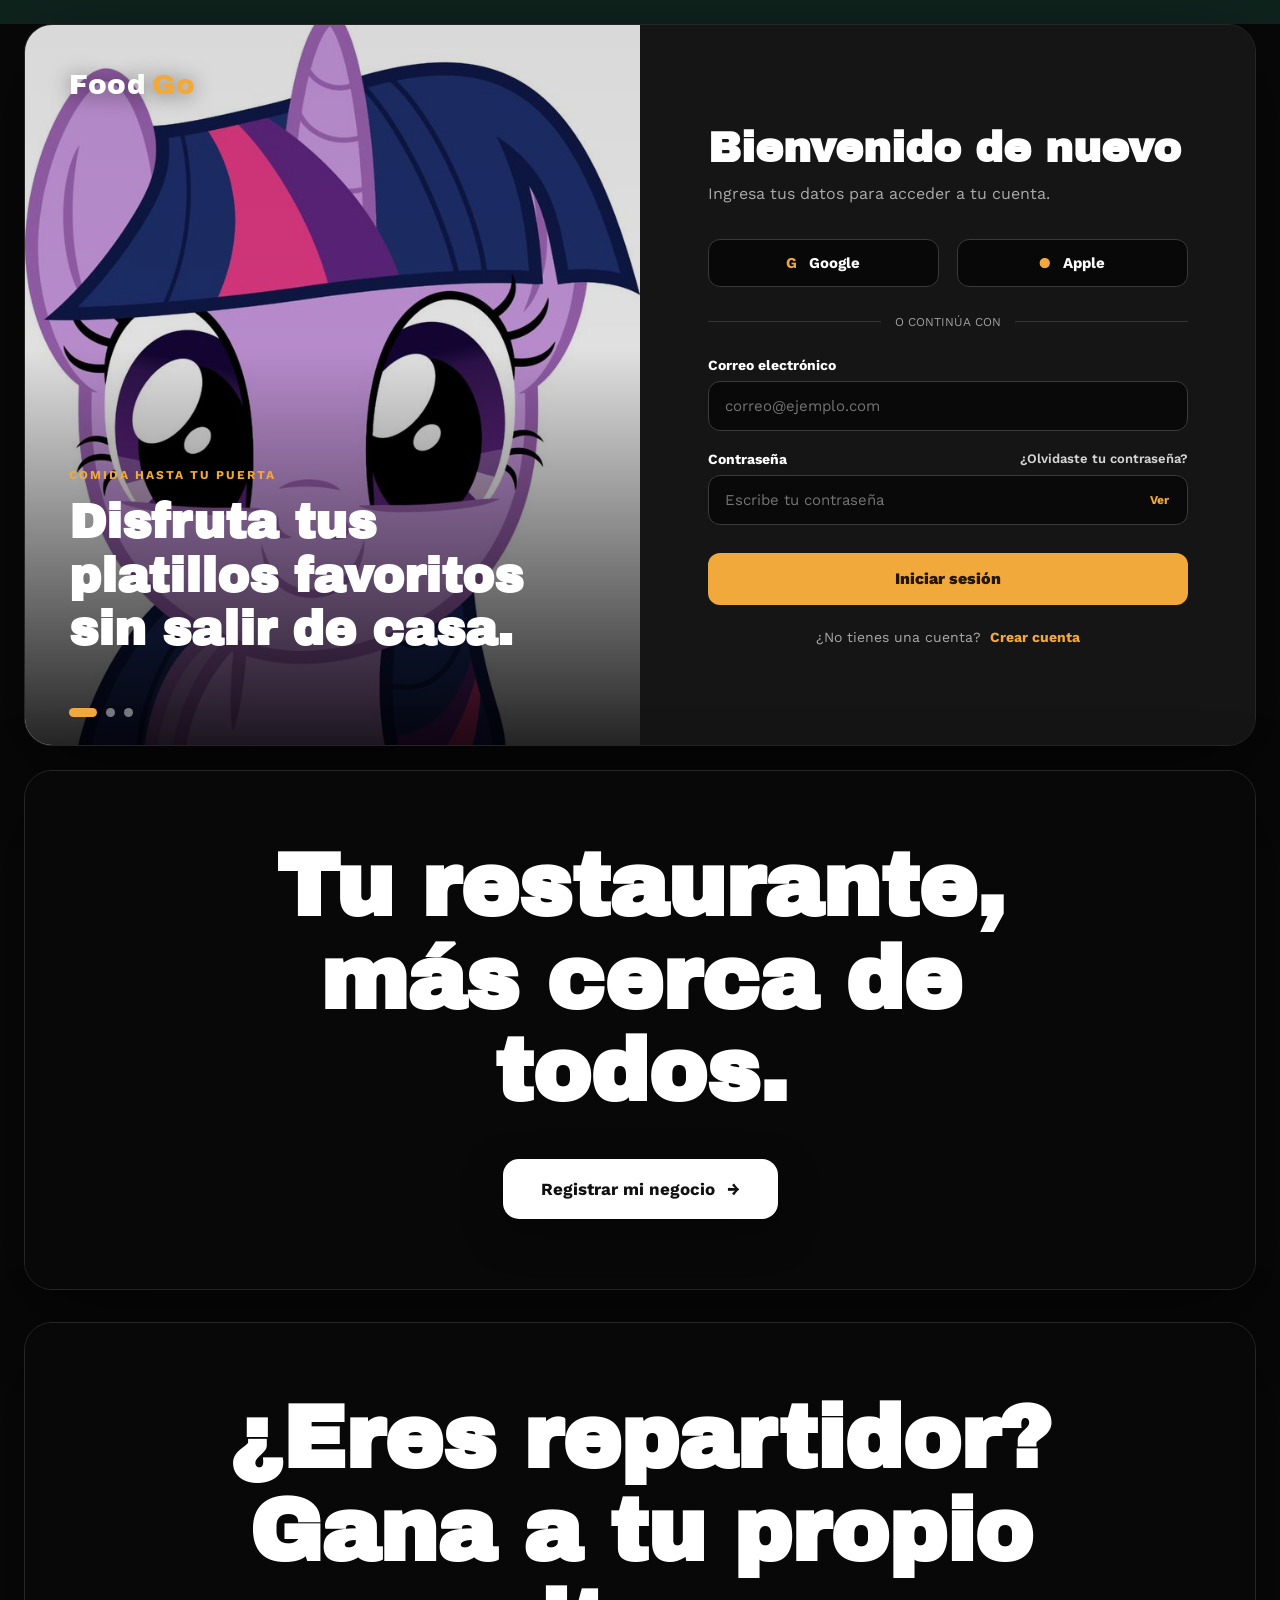
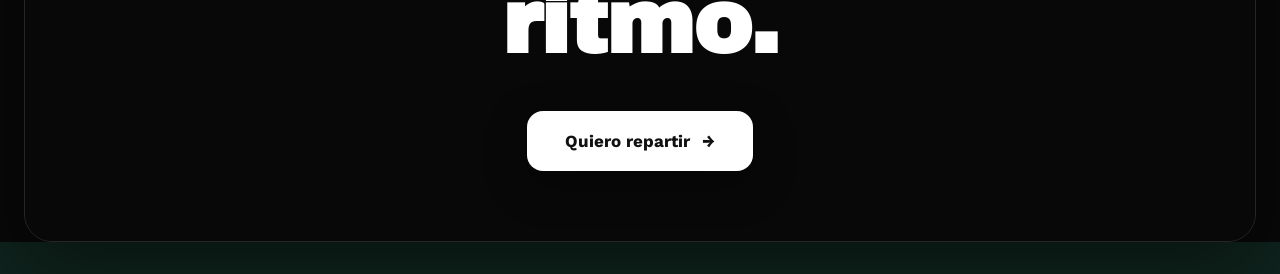
<file: restaurante.html>
<!DOCTYPE html>
<html lang="es">
<head>
<meta charset="UTF-8" />
<meta name="viewport" content="width=device-width, initial-scale=1.0" />
<title>FoodGo — Menú</title>
<link rel="stylesheet" href="css/styles.css" />
</head>
<body>

<nav class="navbar">
  <div class="container navbar-inner">
    <a href="restaurantes.html" class="brand">Food<span>Go</span></a>
    <div class="nav-links">
      <a href="restaurantes.html">Restaurantes</a>
      <a href="pedidos.html">Mis pedidos</a>
    </div>
    <div style="display:flex; align-items:center; gap:16px;">
      <div id="nav-user"></div>
      <button class="nav-cart" onclick="abrirCartDrawer()">
        🛒 <span id="cart-count">0</span>
      </button>
    </div>
  </div>
</nav>

<div class="container">
  <div id="restaurant-content">
    <div class="state-msg">Cargando menú...</div>
  </div>
</div>

<script src="js/api.js"></script>
<script src="js/cart.js"></script>

<script src="js/direccion.js"></script>
<script>
  const params = new URLSearchParams(window.location.search);
  const restauranteId = params.get("id");

  async function init() {
    if (!exigirSesion()) return;
    renderNavUser();
    inyectarCartDrawer();
     inyectarBarraDireccion();

    if (!restauranteId) {
      window.location.href = "restaurantes.html";
      return;
    }

    try {
      const restaurante = await apiFetch(`/restaurantes/${restauranteId}`);
      render(restaurante);
    } catch (err) {
      document.getElementById("restaurant-content").innerHTML = `
        <div class="state-msg"><div class="big">No se encontró el restaurante</div>${err.message}</div>`;
    }
  }

  function render(r) {
    const categorias = [...new Set(r.menu.map((i) => i.categoria))];

    document.getElementById("restaurant-content").innerHTML = `
      <div class="restaurant-hero" style="background-image:url('${r.imagen}')">
        <div class="hero-info">
          <h1>${r.nombre}</h1>
          <p>${r.descripcion} · ★ ${r.calificacion.toFixed(1)} · ${r.tiempoEntregaMin} min · Envío $${r.costoEnvio.toFixed(2)}</p>
        </div>
      </div>

      <div class="meal-filter" id="meal-filter-menu">
        <button class="meal-chip active" data-meal="cualquiera">🍽️ Todo</button>
        <button class="meal-chip" data-meal="desayuno">🥞 Desayuno</button>
        <button class="meal-chip" data-meal="almuerzo">🥗 Almuerzo</button>
        <button class="meal-chip" data-meal="cena">🍕 Cena</button>
      </div>

      <div class="menu-categories" id="menu-categories"></div>
      <div id="menu-list"></div>
    `;

    document.getElementById("menu-categories").innerHTML = categorias
      .map((c, idx) => `<button class="chip ${idx === 0 ? "active" : ""}" data-cat="${c}">${c}</button>`)
      .join("");

    let horarioActivo = "cualquiera";

    function renderMenu(categoria) {
      const items = r.menu.filter((i) => {
        const coincideCat = i.categoria === categoria && i.disponible;
        const coincideHorario = horarioActivo === "cualquiera" || i.tipoComida === horarioActivo || i.tipoComida === "cualquiera";
        return coincideCat && coincideHorario;
      });

      if (items.length === 0) {
        document.getElementById("menu-list").innerHTML = `<div class="state-msg">No hay platillos de este horario en esta categoría.</div>`;
        return;
      }

      document.getElementById("menu-list").innerHTML = items
        .map(
          (item) => `
        <div class="menu-item">
          <div class="details">
            <h4>${item.nombre}</h4>
            <p>${item.descripcion || ""}</p>
            <div class="price">$${item.precio.toFixed(2)}</div>
          </div>
          <button class="add-btn" data-item='${JSON.stringify(item)}'>Agregar</button>
        </div>
      `
        )
        .join("");

      document.querySelectorAll(".add-btn").forEach((btn) => {
        btn.addEventListener("click", () => {
          const item = JSON.parse(btn.dataset.item);
          agregarAlCarrito(r, item);
        });
      });
    }

    renderMenu(categorias[0]);

    document.querySelectorAll("#menu-categories .chip").forEach((btn) => {
      btn.addEventListener("click", () => {
        document.querySelectorAll("#menu-categories .chip").forEach((b) => b.classList.remove("active"));
        btn.classList.add("active");
        renderMenu(btn.dataset.cat);
      });
    });

    document.querySelectorAll("#meal-filter-menu .meal-chip").forEach((btn) => {
      btn.addEventListener("click", () => {
        document.querySelectorAll("#meal-filter-menu .meal-chip").forEach((b) => b.classList.remove("active"));
        btn.classList.add("active");
        horarioActivo = btn.dataset.meal;
        const catActiva = document.querySelector("#menu-categories .chip.active")?.dataset.cat || categorias[0];
        renderMenu(catActiva);
      });
    });
  }

  init();
</script>
</body>
</html>
</file>
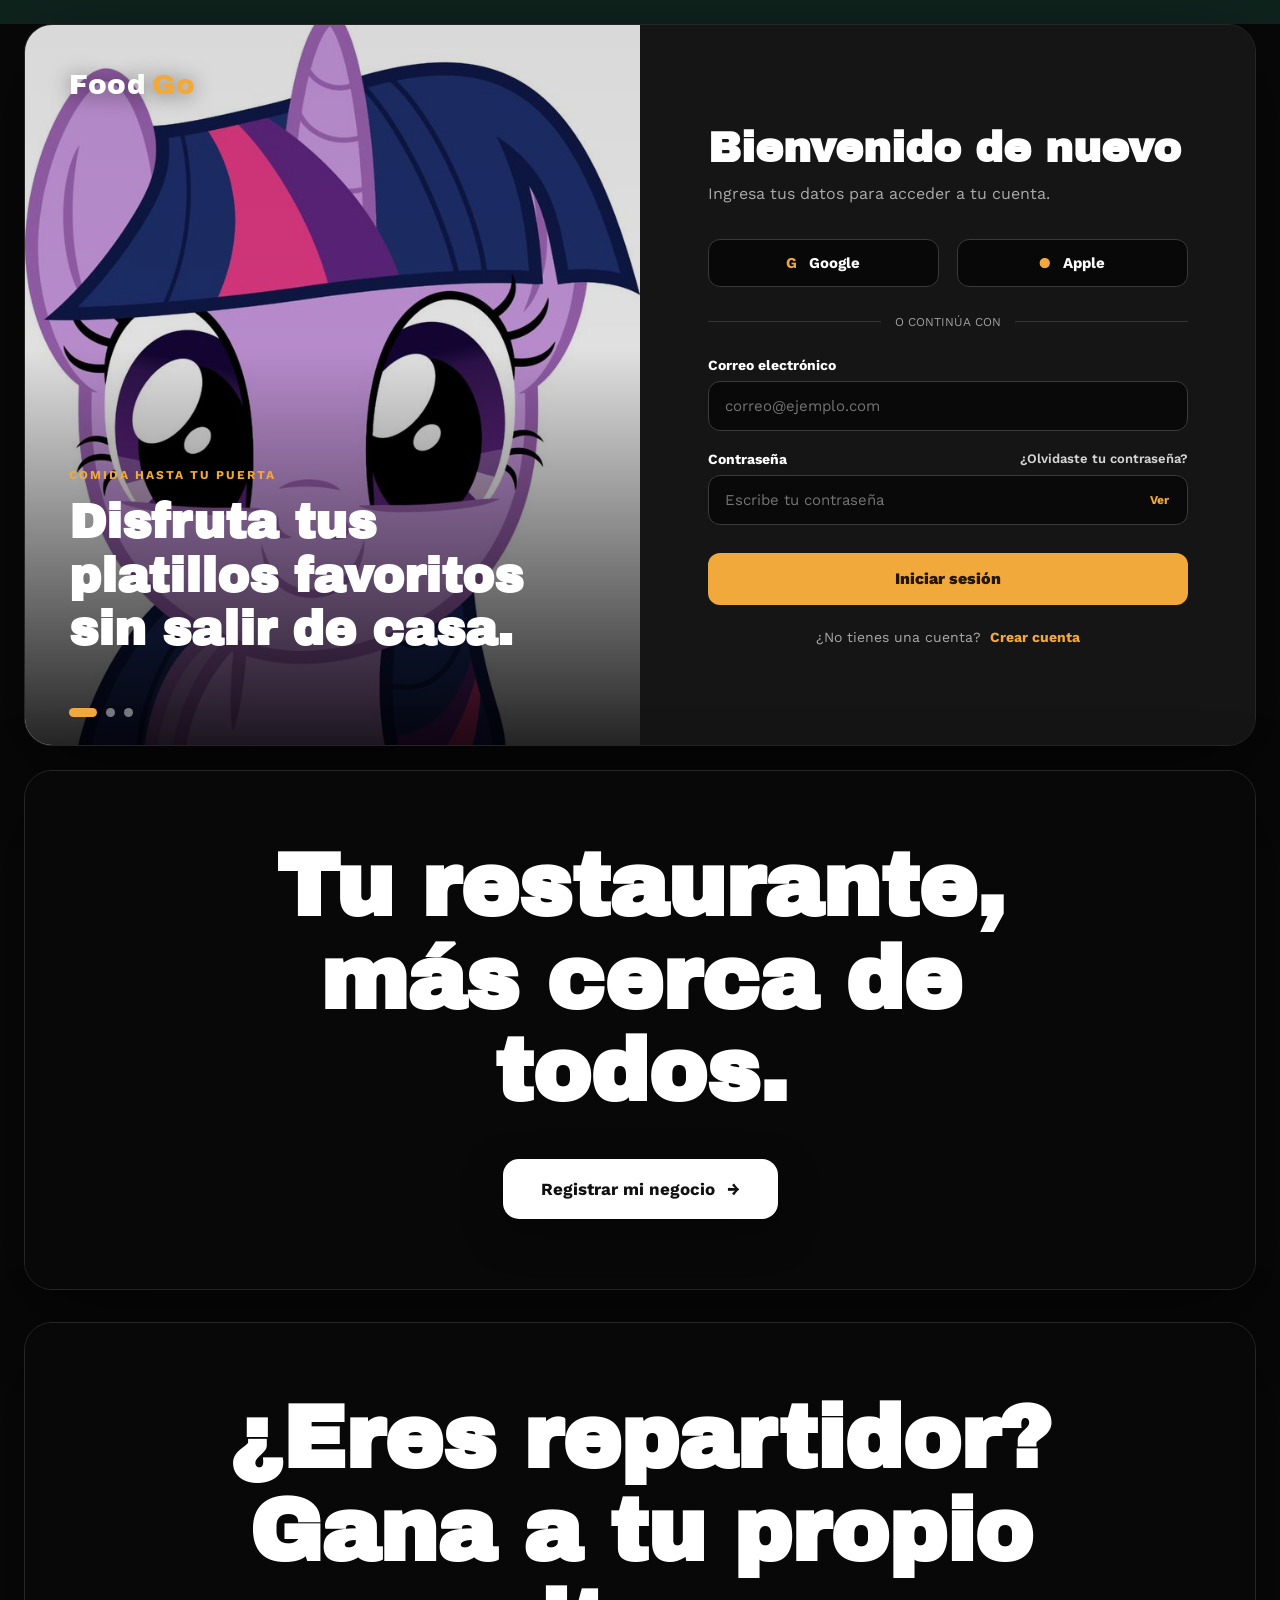
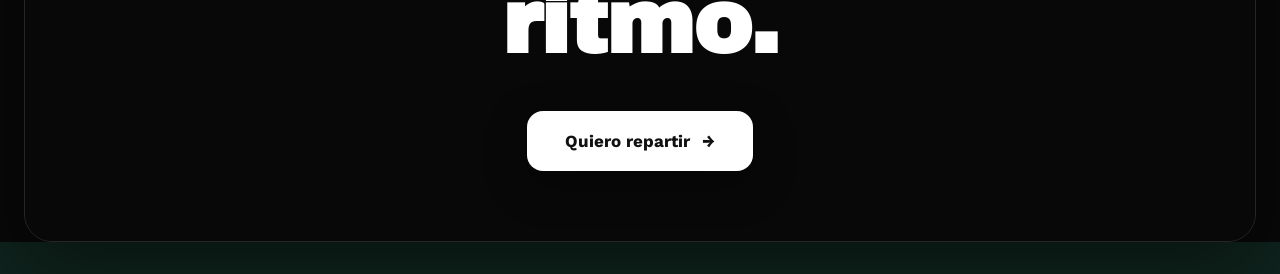
<file: restaurantes.html>
<!DOCTYPE html>
<html lang="es">
<head>
<meta charset="UTF-8" />
<meta name="viewport" content="width=device-width, initial-scale=1.0" />
<title>FoodGo — Restaurantes</title>
<link rel="stylesheet" href="css/styles.css" />
</head>
<body>

<nav class="navbar">
  <div class="container navbar-inner">
    <a href="restaurantes.html" class="brand">Food<span>Go</span></a>
    <div class="nav-links">
      <a href="restaurantes.html" class="active">Restaurantes</a>
      <a href="pedidos.html">Mis pedidos</a>
    </div>
    <div style="display:flex; align-items:center; gap:16px;">
      <div id="nav-user"></div>
      <button class="nav-cart" onclick="abrirCartDrawer()">
        🛒 <span id="cart-count">0</span>
      </button>
    </div>
  </div>
</nav>

<div class="container">
  <div class="page-header">
    <p class="eyebrow">Antojo del día</p>
    <h1>¿Qué se te antoja hoy?</h1>
    <p>Explora los restaurantes disponibles cerca de ti y arma tu pedido en segundos.</p>
  </div>

  <div class="meal-filter" id="meal-filter">
    <button class="meal-chip active" data-meal="todos">🍽️ Todo</button>
    <button class="meal-chip" data-meal="desayuno">🥞 Desayuno</button>
    <button class="meal-chip" data-meal="almuerzo">🥗 Almuerzo</button>
    <button class="meal-chip" data-meal="cena">🍕 Cena</button>
  </div>

  <div class="filters">
    <input type="text" id="buscar" placeholder="Buscar restaurante..." />
    <div class="chip-group" id="categorias"></div>
  </div>

  <div id="restaurant-grid" class="restaurant-grid">
    <div class="state-msg">Cargando restaurantes...</div>
  </div>
</div>

<footer>
  FoodGo — Proyecto de práctica full stack (Node.js + Express + MySQL + HTML/CSS/JS) ·
  <a href="negocio.html" style="color:var(--mango);">¿Tienes un restaurante?</a> ·
  <a href="repartidor.html" style="color:var(--mango);">¿Quieres repartir con nosotros?</a>
</footer>

<script src="js/api.js"></script>
<script src="js/cart.js"></script>

<script src="js/direccion.js"></script>
<script>
  let todosLosRestaurantes = [];
  let categoriaActiva = "Todas";
  let horarioActivo = "todos";

  async function init() {
    if (!exigirSesion()) return;
    renderNavUser();
    inyectarCartDrawer();
     inyectarBarraDireccion();

    document.querySelectorAll(".meal-chip").forEach((btn) => {
      btn.addEventListener("click", async () => {
        document.querySelectorAll(".meal-chip").forEach((b) => b.classList.remove("active"));
        btn.classList.add("active");
        horarioActivo = btn.dataset.meal;
        await cargarRestaurantes();
      });
    });

    try {
      await cargarRestaurantes();
    } catch (err) {
      document.getElementById("restaurant-grid").innerHTML = `
        <div class="state-msg">
          <div class="big">No se pudo conectar con el servidor</div>
          Verifica que el backend esté corriendo en ${API_BASE}.<br>${err.message}
        </div>`;
    }
  }

  async function cargarRestaurantes() {
    const query = horarioActivo !== "todos" ? `?horario=${horarioActivo}` : "";
    todosLosRestaurantes = await apiFetch(`/restaurantes${query}`);
    renderCategorias();
    aplicarFiltros();
  }

  function renderCategorias() {
    const categorias = ["Todas", ...new Set(todosLosRestaurantes.map((r) => r.categoria))];
    const el = document.getElementById("categorias");
    el.innerHTML = categorias
      .map((c) => `<button class="chip ${c === categoriaActiva ? "active" : ""}" data-cat="${c}">${c}</button>`)
      .join("");

    el.querySelectorAll(".chip").forEach((btn) => {
      btn.addEventListener("click", () => {
        categoriaActiva = btn.dataset.cat;
        renderCategorias();
        aplicarFiltros();
      });
    });
  }

  function aplicarFiltros() {
    const texto = document.getElementById("buscar").value.toLowerCase();
    const filtrados = todosLosRestaurantes.filter((r) => {
      const coincideCategoria = categoriaActiva === "Todas" || r.categoria === categoriaActiva;
      const coincideTexto = r.nombre.toLowerCase().includes(texto);
      return coincideCategoria && coincideTexto;
    });
    renderGrid(filtrados);
  }

  function renderGrid(lista) {
    const grid = document.getElementById("restaurant-grid");
    if (lista.length === 0) {
      grid.innerHTML = `<div class="state-msg"><div class="big">Sin resultados</div>Prueba con otra búsqueda o categoría.</div>`;
      return;
    }

    grid.innerHTML = lista
      .map(
        (r) => `
      <a href="restaurante.html?id=${r.id}" class="restaurant-card">
        <div class="thumb" style="background-image:url('${r.imagen || "https://images.unsplash.com/photo-1504674900247-0877df9cc836?w=500"}')">
          <span class="badge-time">${r.tiempoEntregaMin} min</span>
        </div>
        <div class="info">
          <h3>${r.nombre}</h3>
          <p class="cat">${r.categoria}</p>
          <div class="meta">
            <span class="rating">★ ${r.calificacion.toFixed(1)}</span>
            <span>Envío $${r.costoEnvio.toFixed(2)}</span>
          </div>
        </div>
      </a>
    `
      )
      .join("");
  }

  document.getElementById("buscar").addEventListener("input", aplicarFiltros);

  init();
</script>
</body>
</html>
</file>
<file: css/styles.css>
@import url("https://fonts.googleapis.com/css2?family=Archivo+Black&family=Work+Sans:wght@400;500;600;700&family=IBM+Plex+Mono:wght@400;500&display=swap");

:root {
  --bg: #0F231D;
  --bg-elevated: #16332B;
  --bg-card: #1B3B31;
  --border: #2B5347;
  --border-strong: #3C6E5D;
  --text: #FBF6EE;
  --text-muted: #9FBCAF;
  --mango: #F2A93B;
  --mango-dark: #7A5518;
  --chili: #E4572E;
  --chili-dark: #7A2A15;
  --sage: #7FA895;
  --font-display: "Archivo Black", "Arial Black", sans-serif;
  --font-body: "Work Sans", sans-serif;
  --font-mono: "IBM Plex Mono", monospace;
  --radius: 10px;
}

* { box-sizing: border-box; }

html, body {
  margin: 0;
  padding: 0;
  background: var(--bg);
  color: var(--text);
  font-family: var(--font-body);
  min-height: 100vh;
}

a { color: inherit; text-decoration: none; }
ul { list-style: none; margin: 0; padding: 0; }
button { font-family: var(--font-body); cursor: pointer; }
input, select, textarea { font-family: var(--font-body); }

.container {
  max-width: 1080px;
  margin: 0 auto;
  padding: 0 24px;
}

/* ---------- Navbar ---------- */
.navbar {
  position: sticky;
  top: 0;
  z-index: 20;
  background: rgba(15, 35, 29, 0.92);
  backdrop-filter: blur(6px);
  border-bottom: 1px solid var(--border);
}
.navbar-inner {
  display: flex;
  align-items: center;
  justify-content: space-between;
  height: 68px;
}
.brand {
  font-family: var(--font-display);
  font-size: 22px;
  letter-spacing: 0.5px;
  display: flex;
  align-items: center;
  gap: 6px;
}
.brand span { color: var(--mango); }
.nav-links {
  display: flex;
  align-items: center;
  gap: 28px;
  font-size: 15px;
  font-weight: 500;
}
.nav-links a { color: var(--text-muted); transition: color 0.15s ease; }
.nav-links a:hover, .nav-links a.active { color: var(--mango); }
.nav-cart {
  position: relative;
  display: flex;
  align-items: center;
  gap: 6px;
  background: var(--chili);
  color: #FFF3EC;
  padding: 8px 14px;
  border-radius: 999px;
  font-weight: 600;
  font-size: 14px;
}
#nav-user {
  font-size: 14px;
  color: var(--text-muted);
  display: flex;
  align-items: center;
  gap: 12px;
}
#nav-user button {
  background: transparent;
  border: 1px solid var(--border-strong);
  color: var(--text);
  padding: 6px 12px;
  border-radius: 6px;
  font-size: 13px;
}
#nav-user button:hover { border-color: var(--mango); color: var(--mango); }

/* ---------- Hero / headers ---------- */
.page-header {
  padding: 48px 0 28px;
  border-bottom: 1px dashed var(--border);
}
.eyebrow {
  font-family: var(--font-mono);
  font-size: 12px;
  letter-spacing: 2px;
  text-transform: uppercase;
  color: var(--mango);
  margin: 0 0 10px;
}
.page-header h1 {
  font-family: var(--font-display);
  font-size: 40px;
  line-height: 1.1;
  margin: 0 0 12px;
}
.page-header p {
  color: var(--text-muted);
  max-width: 560px;
  font-size: 16px;
  line-height: 1.6;
  margin: 0;
}

/* ---------- Filters ---------- */
.filters {
  display: flex;
  gap: 12px;
  align-items: center;
  padding: 22px 0;
  flex-wrap: wrap;
}
.filters input[type="text"] {
  flex: 1;
  min-width: 220px;
  background: var(--bg-card);
  border: 1px solid var(--border);
  color: var(--text);
  padding: 12px 16px;
  border-radius: var(--radius);
  font-size: 14px;
}
.filters input[type="text"]:focus { outline: none; border-color: var(--mango); }
.chip-group { display: flex; gap: 8px; flex-wrap: wrap; }
.chip {
  border: 1px solid var(--border);
  background: transparent;
  color: var(--text-muted);
  padding: 9px 16px;
  border-radius: 999px;
  font-size: 13px;
  font-weight: 600;
}
.chip.active, .chip:hover { border-color: var(--mango); color: var(--mango); }

/* ---------- Restaurant cards ---------- */
.restaurant-grid {
  display: grid;
  grid-template-columns: repeat(auto-fill, minmax(250px, 1fr));
  gap: 22px;
  padding: 10px 0 60px;
}
.restaurant-card {
  background: var(--bg-card);
  border: 1px solid var(--border);
  border-radius: 14px;
  overflow: hidden;
  transition: transform 0.15s ease, border-color 0.15s ease;
  display: block;
}
.restaurant-card:hover { transform: translateY(-3px); border-color: var(--border-strong); }
.restaurant-card .thumb {
  height: 140px;
  background-size: cover;
  background-position: center;
  position: relative;
}
.restaurant-card .badge-time {
  position: absolute;
  bottom: 10px;
  left: 10px;
  background: rgba(15, 35, 29, 0.85);
  color: var(--mango);
  font-family: var(--font-mono);
  font-size: 12px;
  padding: 4px 10px;
  border-radius: 999px;
}
.restaurant-card .info { padding: 16px; }
.restaurant-card h3 { margin: 0 0 4px; font-size: 17px; font-weight: 700; }
.restaurant-card .cat { color: var(--sage); font-size: 13px; margin: 0 0 10px; }
.restaurant-card .meta {
  display: flex;
  justify-content: space-between;
  font-size: 13px;
  color: var(--text-muted);
  font-family: var(--font-mono);
}
.restaurant-card .rating { color: var(--mango); }

/* ---------- Menu detail ---------- */
.restaurant-hero {
  height: 220px;
  background-size: cover;
  background-position: center;
  border-radius: 16px;
  position: relative;
  margin-top: 26px;
  display: flex;
  align-items: flex-end;
}
.restaurant-hero::after {
  content: "";
  position: absolute;
  inset: 0;
  background: linear-gradient(180deg, rgba(15,35,29,0) 30%, rgba(15,35,29,0.95) 100%);
  border-radius: 16px;
}
.restaurant-hero .hero-info { position: relative; padding: 20px 26px; z-index: 1; }
.restaurant-hero h1 { font-family: var(--font-display); font-size: 32px; margin: 0 0 6px; }
.restaurant-hero p { margin: 0; color: var(--text-muted); font-size: 14px; }

.menu-categories {
  display: flex;
  gap: 10px;
  margin: 26px 0 6px;
  overflow-x: auto;
  padding-bottom: 4px;
}

.menu-item {
  display: flex;
  justify-content: space-between;
  align-items: center;
  gap: 16px;
  padding: 18px 0;
  border-bottom: 1px dashed var(--border);
}
.menu-item .details h4 { margin: 0 0 4px; font-size: 16px; }
.menu-item .details p { margin: 0 0 8px; color: var(--text-muted); font-size: 13px; max-width: 420px; }
.menu-item .price { font-family: var(--font-mono); color: var(--mango); font-size: 14px; }
.add-btn {
  background: var(--mango);
  color: #3A2400;
  border: none;
  font-weight: 700;
  font-size: 13px;
  padding: 9px 16px;
  border-radius: 8px;
  white-space: nowrap;
}
.add-btn:hover { background: #ffbb54; }

/* ---------- Cart drawer (receipt style, signature element) ---------- */
.cart-drawer {
  position: fixed;
  top: 0;
  right: -420px;
  width: 380px;
  max-width: 90vw;
  height: 100vh;
  background: #FBF6EE;
  color: #1B1B18;
  z-index: 50;
  transition: right 0.25s ease;
  box-shadow: -10px 0 40px rgba(0,0,0,0.4);
  display: flex;
  flex-direction: column;
  font-family: var(--font-mono);
}
.cart-drawer.open { right: 0; }
.cart-drawer-header {
  padding: 22px 24px 10px;
  border-bottom: 1px dashed #C9C2AE;
  display: flex;
  justify-content: space-between;
  align-items: center;
}
.cart-drawer-header h2 { font-family: var(--font-display); font-size: 18px; margin: 0; }
.cart-drawer-header button { background: none; border: none; font-size: 20px; color: #1B1B18; }
.cart-items { flex: 1; overflow-y: auto; padding: 14px 24px; }
.cart-line {
  display: flex;
  justify-content: space-between;
  gap: 10px;
  font-size: 13px;
  padding: 8px 0;
  border-bottom: 1px dotted #C9C2AE;
}
.cart-line .qty-controls { display: flex; align-items: center; gap: 6px; }
.cart-line .qty-controls button {
  width: 20px; height: 20px; border: 1px solid #1B1B18; background: none; border-radius: 4px; font-size: 12px; line-height: 1;
}
.cart-empty { color: #8B8677; text-align: center; padding: 40px 0; font-size: 13px; }
.cart-summary {
  border-top: 1px dashed #C9C2AE;
  padding: 16px 24px 24px;
  font-size: 13px;
}
.cart-summary .row { display: flex; justify-content: space-between; margin-bottom: 6px; }
.cart-summary .row.total { font-size: 16px; font-weight: 700; margin-top: 10px; }
.checkout-btn {
  width: 100%;
  background: var(--chili);
  color: #FFF3EC;
  border: none;
  padding: 13px;
  border-radius: 8px;
  font-weight: 700;
  font-size: 14px;
  margin-top: 14px;
  font-family: var(--font-body);
}
.checkout-btn:disabled { opacity: 0.4; cursor: not-allowed; }
.overlay {
  position: fixed; inset: 0; background: rgba(0,0,0,0.5); z-index: 40;
  opacity: 0; pointer-events: none; transition: opacity 0.2s ease;
}
.overlay.open { opacity: 1; pointer-events: all; }

/* ---------- Auth forms ---------- */
.auth-wrap {
  max-width: 400px;
  margin: 60px auto;
  background: var(--bg-card);
  border: 1px solid var(--border);
  border-radius: 16px;
  padding: 34px 30px;
}
.auth-wrap h1 { font-family: var(--font-display); font-size: 24px; margin: 0 0 6px; }
.auth-wrap .sub { color: var(--text-muted); font-size: 14px; margin: 0 0 26px; }
.field { margin-bottom: 16px; }
.field label { display: block; font-size: 13px; color: var(--text-muted); margin-bottom: 6px; }
.field input {
  width: 100%;
  background: var(--bg);
  border: 1px solid var(--border);
  color: var(--text);
  padding: 11px 14px;
  border-radius: 8px;
  font-size: 14px;
}
.field input:focus { outline: none; border-color: var(--mango); }
.btn-primary {
  width: 100%;
  background: var(--mango);
  color: #3A2400;
  border: none;
  padding: 13px;
  border-radius: 8px;
  font-weight: 700;
  font-size: 15px;
}
.btn-primary:hover { background: #ffbb54; }
.switch-auth { text-align: center; margin-top: 18px; font-size: 13px; color: var(--text-muted); }
.switch-auth a { color: var(--mango); font-weight: 600; }
.form-msg { font-size: 13px; padding: 10px 12px; border-radius: 8px; margin-bottom: 16px; display: none; }
.form-msg.error { display: block; background: rgba(228, 87, 46, 0.15); color: #FF9E7E; border: 1px solid var(--chili-dark); }
.form-msg.success { display: block; background: rgba(127, 168, 149, 0.15); color: var(--sage); border: 1px solid var(--border-strong); }
.demo-hint {
  font-family: var(--font-mono);
  font-size: 11px;
  color: var(--text-muted);
  background: var(--bg);
  border: 1px dashed var(--border);
  padding: 10px 12px;
  border-radius: 8px;
  margin-top: 20px;
  line-height: 1.6;
}

/* ---------- Orders (ticket style) ---------- */
.orders-list { display: flex; flex-direction: column; gap: 16px; padding: 10px 0 60px; }
.order-ticket {
  background: var(--bg-card);
  border: 1px solid var(--border);
  border-radius: 12px;
  padding: 20px 22px;
}
.order-ticket-top { display: flex; justify-content: space-between; align-items: flex-start; margin-bottom: 12px; }
.order-ticket-top h3 { margin: 0 0 4px; font-size: 16px; }
.order-ticket-top .date { color: var(--text-muted); font-size: 12px; font-family: var(--font-mono); }
.status-pill {
  font-family: var(--font-mono);
  font-size: 11px;
  padding: 5px 12px;
  border-radius: 999px;
  text-transform: uppercase;
  letter-spacing: 0.5px;
  white-space: nowrap;
}
.status-pendiente { background: rgba(242,169,59,0.15); color: var(--mango); }
.status-en_camino { background: rgba(63,138,221,0.15); color: #7CB4F0; }
.status-entregado { background: rgba(127,168,149,0.25); color: #B7E4CE; }
.status-devuelto { background: rgba(228,87,46,0.15); color: var(--chili); }
.status-cancelado { background: rgba(228,87,46,0.15); color: var(--chili); }
.status-aceptado { background: rgba(63,138,221,0.15); color: #7CB4F0; }
.order-items { font-size: 13px; color: var(--text-muted); font-family: var(--font-mono); line-height: 1.8; }
.order-total { text-align: right; margin-top: 10px; font-weight: 700; font-family: var(--font-mono); color: var(--mango); }

/* ---------- Toast ---------- */
.toast {
  position: fixed;
  bottom: 24px;
  left: 50%;
  transform: translateX(-50%) translateY(20px);
  background: var(--bg-card);
  border: 1px solid var(--border-strong);
  color: var(--text);
  padding: 12px 20px;
  border-radius: 10px;
  font-size: 14px;
  opacity: 0;
  transition: all 0.25s ease;
  pointer-events: none;
  z-index: 60;
}
.toast.show { opacity: 1; transform: translateX(-50%) translateY(0); }

/* ---------- Empty / loading ---------- */
.state-msg { text-align: center; padding: 60px 20px; color: var(--text-muted); }
.state-msg .big { font-family: var(--font-display); font-size: 20px; color: var(--text); margin-bottom: 8px; }

/* ---------- Filtro de horario (desayuno / almuerzo / cena) ---------- */
.meal-filter {
  display: flex;
  gap: 10px;
  margin-bottom: 4px;
}
.meal-chip {
  flex: 1;
  text-align: center;
  border: 1px solid var(--border);
  background: var(--bg-card);
  color: var(--text-muted);
  padding: 12px 10px;
  border-radius: 10px;
  font-size: 13px;
  font-weight: 600;
}
.meal-chip i { display: block; font-size: 18px; margin-bottom: 4px; }
.meal-chip.active { border-color: var(--mango); color: var(--mango); background: rgba(242,169,59,0.08); }

/* ---------- Formulario de tarjeta (checkout) ---------- */
.card-visual {
  background: linear-gradient(135deg, #1B3B31, #0F231D);
  border: 1px solid var(--border-strong);
  border-radius: 14px;
  padding: 20px;
  margin-bottom: 20px;
  font-family: var(--font-mono);
  color: var(--text);
}
.card-visual .card-top { display:flex; justify-content:space-between; align-items:center; margin-bottom: 26px; }
.card-visual .card-brand { font-size: 13px; color: var(--mango); font-weight: 700; }
.card-visual .card-number { font-size: 18px; letter-spacing: 2px; margin-bottom: 18px; min-height: 22px; }
.card-visual .card-bottom { display:flex; justify-content:space-between; font-size: 11px; color: var(--text-muted); }
.card-visual .card-bottom span.value { color: var(--text); display:block; font-size: 13px; margin-top: 2px; }
.card-row { display:flex; gap: 12px; }
.card-row .field { flex: 1; }
.secure-note {
  display:flex; align-items:center; gap: 8px;
  font-size: 12px; color: var(--text-muted);
  margin: 4px 0 18px;
}

/* ---------- Seguimiento de pedido ---------- */
.tracking-code {
  font-family: var(--font-mono);
  background: var(--bg-card);
  border: 1px dashed var(--border-strong);
  display: inline-block;
  padding: 8px 16px;
  border-radius: 8px;
  color: var(--mango);
  font-size: 15px;
  font-weight: 600;
  margin-bottom: 24px;
}
.stepper {
  display: flex;
  justify-content: space-between;
  margin: 20px 0 34px;
  position: relative;
}
.stepper::before {
  content: "";
  position: absolute;
  top: 15px; left: 30px; right: 30px;
  height: 2px;
  background: var(--border);
  z-index: 0;
}
.step { display:flex; flex-direction:column; align-items:center; gap:8px; flex:1; position: relative; z-index: 1; }
.step .dot {
  width: 32px; height: 32px; border-radius: 50%;
  background: var(--bg-card); border: 2px solid var(--border);
  display:flex; align-items:center; justify-content:center;
  color: var(--text-muted); font-size: 15px;
}
.step.done .dot { background: var(--sage); border-color: var(--sage); color: #0F231D; }
.step.current .dot { background: var(--mango); border-color: var(--mango); color: #3A2400; }
.step .label { font-size: 12px; color: var(--text-muted); text-align:center; max-width: 90px; }
.step.done .label, .step.current .label { color: var(--text); }

.eta-banner {
  background: var(--bg-card);
  border: 1px solid var(--border);
  border-radius: 12px;
  padding: 18px 22px;
  display:flex; justify-content: space-between; align-items:center;
  margin-bottom: 22px;
}
.eta-banner .msg { font-size: 15px; font-weight: 600; }
.eta-banner .eta-num { font-family: var(--font-mono); color: var(--mango); font-size: 22px; }

.courier-card {
  background: var(--bg-card);
  border: 1px solid var(--border);
  border-radius: 12px;
  padding: 16px 18px;
  display:flex; align-items:center; gap: 14px;
  margin-bottom: 22px;
}
.courier-card img { width: 52px; height: 52px; border-radius: 50%; object-fit: cover; }
.courier-card .info { flex: 1; }
.courier-card .info h4 { margin:0 0 2px; font-size: 15px; }
.courier-card .info p { margin:0; font-size: 12px; color: var(--text-muted); }
.courier-actions { display:flex; gap: 8px; }
.courier-actions a {
  width: 40px; height: 40px; border-radius: 50%;
  border: 1px solid var(--border-strong);
  display:flex; align-items:center; justify-content:center;
  font-size: 16px; color: var(--mango);
}
.courier-actions a:hover { border-color: var(--mango); background: rgba(242,169,59,0.08); }

#map {
  height: 320px;
  border-radius: 14px;
  border: 1px solid var(--border);
  margin-bottom: 24px;
}

footer {
  border-top: 1px solid var(--border);
  padding: 26px 0;
  color: var(--text-muted);
  font-size: 13px;
  text-align: center;
}

@media (max-width: 640px) {
  .nav-links { display: none; }
  .page-header h1 { font-size: 30px; }
}

/* =====================================================
   NUEVO LOGIN FOODGO
===================================================== */

body.auth-page {
  margin: 0;
  min-height: 100vh;
  background: #080808;
  color: #ffffff;
  overflow-x: hidden;
}

.auth-page .login-layout {
  width: min(1280px, calc(100% - 48px));
  min-height: 720px;
  margin: 24px auto;
  display: grid;
  grid-template-columns: 1fr 1fr;
  background: #151515;
  border: 1px solid #262626;
  border-radius: 28px;
  overflow: hidden;
  box-shadow: 0 24px 80px rgba(0, 0, 0, 0.45);
}

/* ---------- Slider ---------- */

.login-slider {
  position: relative;
  min-height: 720px;
  overflow: hidden;
  background: #222222;
}

.slider-image {
  position: absolute;
  width: 100%;
  height: 100%;
  inset: 0;
  object-fit: cover;
  opacity: 1;
  transform: scale(1);
  transition:
    opacity 0.5s ease,
    transform 5s ease;
}

.slider-image.changing {
  opacity: 0;
  transform: translateX(-20px) scale(1.03);
}

.slider-overlay {
  position: absolute;
  inset: 0;
  background:
    linear-gradient(
      180deg,
      rgba(0, 0, 0, 0.15) 0%,
      rgba(0, 0, 0, 0.12) 45%,
      rgba(0, 0, 0, 0.85) 100%
    );
}

.slider-content {
  position: relative;
  z-index: 2;
  height: 100%;
  min-height: 720px;
  padding: 44px;
  display: flex;
  flex-direction: column;
  justify-content: space-between;
}

.login-brand {
  font-size: 28px;
  text-shadow: 0 2px 20px rgba(0, 0, 0, 0.5);
}

.slider-tag {
  margin: 0 0 14px;
  font-size: 12px;
  font-weight: 700;
  letter-spacing: 2px;
  color: #f2a93b;
}

.slider-content h2 {
  max-width: 470px;
  margin: 0 0 44px;
  font-family: var(--font-display);
  font-size: clamp(30px, 4vw, 48px);
  line-height: 1.12;
}

.slider-dots {
  position: absolute;
  z-index: 4;
  left: 44px;
  bottom: 28px;
  display: flex;
  gap: 9px;
}

.slider-dot {
  width: 9px;
  height: 9px;
  padding: 0;
  border: 0;
  border-radius: 50%;
  background: rgba(255, 255, 255, 0.45);
  transition:
    width 0.25s ease,
    background 0.25s ease;
}

.slider-dot.active {
  width: 28px;
  border-radius: 20px;
  background: #f2a93b;
}

/* ---------- Panel ---------- */

.login-panel {
  min-height: 720px;
  display: flex;
  align-items: center;
  background: #151515;
}

.login-panel-content {
  width: min(480px, calc(100% - 72px));
  margin: auto;
  padding: 50px 0;
}

.login-panel h1 {
  margin: 0 0 10px;
  font-family: var(--font-display);
  font-size: clamp(30px, 4vw, 42px);
  line-height: 1.1;
}

.login-description {
  margin: 0 0 32px;
  color: #a9a9a9;
  font-size: 16px;
  line-height: 1.6;
}

.mobile-brand {
  display: none;
  margin-bottom: 36px;
}

/* ---------- Botones sociales ---------- */

.social-buttons {
  display: grid;
  grid-template-columns: 1fr 1fr;
  gap: 18px;
}

.social-button {
  min-height: 48px;
  border: 1px solid #393939;
  border-radius: 12px;
  background: #080808;
  color: #ffffff;
  font-size: 15px;
  font-weight: 700;
  transition:
    border-color 0.2s ease,
    transform 0.2s ease,
    background 0.2s ease;
}

.social-button:hover {
  transform: translateY(-2px);
  border-color: #f2a93b;
  background: #101010;
}

.social-icon {
  margin-right: 8px;
  color: #f2a93b;
}

/* ---------- Separador ---------- */

.separator {
  margin: 28px 0;
  display: flex;
  align-items: center;
  gap: 14px;
  color: #a0a0a0;
  font-size: 12px;
  white-space: nowrap;
}

.separator::before,
.separator::after {
  content: "";
  width: 100%;
  height: 1px;
  background: #343434;
}

/* ---------- Formularios ---------- */

.login-field {
  margin-bottom: 20px;
}

.login-field label {
  display: block;
  margin-bottom: 8px;
  color: #ffffff;
  font-size: 14px;
  font-weight: 700;
}

.login-field input {
  width: 100%;
  height: 50px;
  padding: 0 16px;
  border: 1px solid #3b3b3b;
  border-radius: 12px;
  outline: none;
  background: #090909;
  color: #ffffff;
  font-size: 15px;
  transition:
    border-color 0.2s ease,
    box-shadow 0.2s ease;
}

.login-field input::placeholder {
  color: #747474;
}

.login-field input:focus {
  border-color: #f2a93b;
  box-shadow: 0 0 0 3px rgba(242, 169, 59, 0.13);
}

.password-heading {
  display: flex;
  justify-content: space-between;
  gap: 20px;
}

.password-heading a {
  color: #d5d5d5;
  font-size: 13px;
  font-weight: 600;
}

.password-heading a:hover {
  color: #f2a93b;
}

.password-input-wrap {
  position: relative;
}

.password-input-wrap input {
  padding-right: 78px;
}

.show-password {
  position: absolute;
  top: 50%;
  right: 13px;
  transform: translateY(-50%);
  border: 0;
  background: transparent;
  color: #f2a93b;
  font-size: 12px;
  font-weight: 700;
}

.login-submit {
  width: 100%;
  min-height: 52px;
  margin-top: 8px;
  border: 0;
  border-radius: 12px;
  background: #f2a93b;
  color: #241700;
  font-size: 16px;
  font-weight: 800;
  transition:
    transform 0.2s ease,
    background 0.2s ease;
}

.login-submit:hover {
  transform: translateY(-2px);
  background: #ffba50;
}

.login-submit:active {
  transform: translateY(0);
}

.login-switch {
  margin: 24px 0 0;
  text-align: center;
  color: #a9a9a9;
  font-size: 14px;
}

.login-switch a {
  margin-left: 4px;
  color: #f2a93b;
  font-weight: 700;
}

/* ---------- Mensajes ---------- */

.auth-page .form-msg {
  display: none;
  margin: 0 0 20px;
  padding: 13px 15px;
  border-radius: 10px;
  font-size: 14px;
}

.auth-page .form-msg.error {
  display: block;
  border: 1px solid #b74028;
  background: rgba(183, 64, 40, 0.15);
  color: #ff8b73;
}

.auth-page .form-msg.success {
  display: block;
  border: 1px solid #2b8a62;
  background: rgba(43, 138, 98, 0.15);
  color: #7ce0b4;
}

.auth-page .form-msg.info {
  display: block;
  border: 1px solid #806022;
  background: rgba(242, 169, 59, 0.12);
  color: #f5bd68;
}

.hidden-view {
  display: none;
}

/* ---------- Responsive ---------- */

@media (max-width: 900px) {
  .auth-page .login-layout {
    width: min(620px, calc(100% - 30px));
    grid-template-columns: 1fr;
    margin: 15px auto;
  }

  .login-slider {
    min-height: 300px;
  }

  .slider-content {
    min-height: 300px;
    padding: 30px;
  }

  .slider-content h2 {
    max-width: 440px;
    margin-bottom: 20px;
    font-size: 30px;
  }

  .slider-dots {
    left: 30px;
    bottom: 20px;
  }

  .login-panel {
    min-height: auto;
  }

  .login-panel-content {
    width: min(480px, calc(100% - 48px));
    padding: 48px 0;
  }
}

@media (max-width: 560px) {
  body.auth-page {
    background: #151515;
  }

  .auth-page .login-layout {
    width: 100%;
    min-height: 100vh;
    margin: 0;
    border: 0;
    border-radius: 0;
  }

  .login-slider {
    display: none;
  }

  .mobile-brand {
    display: flex;
  }

  .login-panel {
    min-height: 100vh;
  }

  .login-panel-content {
    width: calc(100% - 36px);
    padding: 34px 0;
  }

  .social-buttons {
    grid-template-columns: 1fr;
    gap: 12px;
  }

  .password-heading {
    align-items: flex-start;
  }

  .password-heading a {
    text-align: right;
  }
}

/* =====================================================
   BARRA DE ENTREGA A DOMICILIO / PARA LLEVAR + DIRECCIÓN
===================================================== */

.delivery-bar {
  background: var(--bg-elevated);
  border-bottom: 1px solid var(--border);
  position: sticky;
  top: 68px;
  z-index: 15;
}

.delivery-bar-inner {
  display: flex;
  align-items: center;
  justify-content: space-between;
  gap: 20px;
  padding: 12px 0;
  flex-wrap: wrap;
}

.delivery-toggle {
  display: flex;
  background: var(--bg);
  border: 1px solid var(--border);
  border-radius: 999px;
  padding: 4px;
  gap: 2px;
}

.toggle-option {
  border: none;
  background: transparent;
  color: var(--text-muted);
  padding: 8px 18px;
  border-radius: 999px;
  font-size: 13px;
  font-weight: 600;
  white-space: nowrap;
}

.toggle-option.active {
  background: var(--mango);
  color: #3A2400;
}

.address-selector {
  display: flex;
  align-items: center;
  gap: 6px;
  background: transparent;
  border: none;
  color: var(--text);
  font-size: 14px;
  font-weight: 600;
  max-width: 100%;
}

.address-selector span#address-selector-text {
  max-width: 220px;
  overflow: hidden;
  text-overflow: ellipsis;
  white-space: nowrap;
}

.address-selector .address-dot { color: var(--text-muted); }
.address-selector #address-selector-time { color: var(--text-muted); font-weight: 500; }
.address-selector .chevron { color: var(--mango); font-size: 16px; }
.address-selector:hover span#address-selector-text { color: var(--mango); }

/* ---------- Modal de direcciones ---------- */

.address-modal {
  position: fixed;
  top: 50%;
  left: 50%;
  transform: translate(-50%, -48%);
  width: 420px;
  max-width: 92vw;
  max-height: 82vh;
  overflow-y: auto;
  background: var(--bg-card);
  border: 1px solid var(--border-strong);
  border-radius: 16px;
  padding: 26px 26px 24px;
  z-index: 55;
  display: none;
  box-shadow: 0 24px 70px rgba(0,0,0,0.5);
}

.address-modal.open { display: block; }

.address-modal-header {
  display: flex;
  justify-content: space-between;
  align-items: center;
  margin-bottom: 18px;
}
.address-modal-header h2 { font-family: var(--font-display); font-size: 20px; margin: 0; }
.address-modal-header button {
  background: none; border: none; color: var(--text-muted); font-size: 22px;
}

.address-search input {
  width: 100%;
  background: var(--bg);
  border: 1px solid var(--border);
  color: var(--text);
  padding: 12px 16px;
  border-radius: 10px;
  font-size: 14px;
  margin-bottom: 10px;
}
.address-search input:focus { outline: none; border-color: var(--mango); }

.address-add-btn {
  width: 100%;
  background: var(--mango);
  color: #3A2400;
  border: none;
  padding: 11px;
  border-radius: 8px;
  font-weight: 700;
  font-size: 13px;
  margin-bottom: 18px;
}

.address-section-title {
  font-size: 12px;
  text-transform: uppercase;
  letter-spacing: 1px;
  color: var(--text-muted);
  margin: 18px 0 10px;
  font-weight: 700;
}

.address-item {
  display: flex;
  justify-content: space-between;
  align-items: center;
  gap: 10px;
  padding: 12px 4px;
  border-bottom: 1px dashed var(--border);
}
.address-item:hover { background: rgba(242,169,59,0.05); cursor: pointer; }
.address-item-info { display: flex; flex-direction: column; gap: 2px; }
.address-item-info strong { font-size: 14px; }
.address-item-info span { font-size: 12px; color: var(--text-muted); }
.address-edit-btn { background: none; border: none; font-size: 15px; opacity: 0.7; }
.address-edit-btn:hover { opacity: 1; }

.schedule-row { display: flex; gap: 10px; }
.schedule-option {
  flex: 1;
  border: 1px solid var(--border);
  background: var(--bg);
  color: var(--text-muted);
  padding: 12px;
  border-radius: 10px;
  font-size: 13px;
  font-weight: 600;
}
.schedule-option.active { border-color: var(--mango); color: var(--mango); background: rgba(242,169,59,0.08); }

@media (max-width: 640px) {
  .delivery-bar { top: 60px; }
  .address-selector span#address-selector-text { max-width: 120px; }
}

/* =====================================================
   SECCIÓN HERO: RESTAURANTE + LLUVIA DE DINERO
===================================================== */

.hero-money {
  position: relative;
  width: min(1280px, calc(100% - 48px));
  min-height: 520px;
  margin: 0 auto 32px;
  overflow: hidden;
  display: flex;
  align-items: center;
  justify-content: center;
  background: #080808;
  border: 1px solid #262626;
  border-radius: 28px;
  box-shadow: 0 24px 80px rgba(0, 0, 0, 0.45);
}

.hero-table-bg {
  position: absolute;
  inset: 0;
  background-image: url('https://images.unsplash.com/photo-1414235077428-338989a2e8c0?w=1600&q=80');
  background-size: cover;
  background-position: center;
}

.money-rain {
  position: absolute;
  inset: 0;
  z-index: 1;
  overflow: hidden;
  pointer-events: none;
}

.money-bill {
  position: absolute;
  top: -60px;
  filter: drop-shadow(0 6px 8px rgba(0, 0, 0, 0.45));
  animation-name: caidaDeDinero;
  animation-timing-function: linear;
  animation-iteration-count: infinite;
  will-change: transform, opacity;
}

@keyframes caidaDeDinero {
  0% {
    transform: translateY(-80px) rotate(0deg);
    opacity: 0;
  }
  8% {
    opacity: 1;
  }
  90% {
    opacity: 1;
  }
  100% {
    transform: translateY(760px) rotate(380deg);
    opacity: 0;
  }
}

.hero-overlay {
  position: absolute;
  inset: 0;
  z-index: 1;
  background: radial-gradient(
    circle at center,
    rgba(8, 8, 8, 0.55) 0%,
    rgba(8, 8, 8, 0.88) 100%
  );
}

.hero-content {
  position: relative;
  z-index: 3;
  text-align: center;
  padding: 0 24px;
  max-width: 900px;
}

.hero-title {
  font-family: var(--font-display);
  font-size: clamp(38px, 7vw, 88px);
  line-height: 1.05;
  margin: 0 0 40px;
  color: #ffffff;
  letter-spacing: -1px;
}

.hero-word {
  display: inline-block;
  margin-right: 0.25em;
}

.hero-letter {
  display: inline-block;
  opacity: 0;
  transform: translateY(60px);
  animation: apareceLetra 0.55s cubic-bezier(0.2, 0.8, 0.2, 1) forwards;
}

@keyframes apareceLetra {
  to {
    opacity: 1;
    transform: translateY(0);
  }
}

.hero-cta {
  display: inline-flex;
  align-items: center;
  gap: 12px;
  background: #ffffff;
  color: #111111;
  border: none;
  padding: 20px 38px;
  border-radius: 16px;
  font-size: 17px;
  font-weight: 700;
  box-shadow: 0 14px 40px rgba(0, 0, 0, 0.35);
  transition:
    transform 0.25s ease,
    box-shadow 0.25s ease;
}

.hero-cta:hover {
  transform: translateY(-3px);
  box-shadow: 0 18px 50px rgba(0, 0, 0, 0.45);
}

.hero-cta .hero-arrow {
  transition: transform 0.25s ease;
}

.hero-cta:hover .hero-arrow {
  transform: translateX(4px);
}

@media (max-width: 640px) {
  .hero-cta {
    padding: 16px 28px;
    font-size: 15px;
  }

  .hero-money {
    width: calc(100% - 30px);
    min-height: 420px;
  }
}

@media (max-width: 560px) {
  .hero-money {
    width: 100%;
    border: 0;
    border-radius: 0;
    margin-bottom: 0;
  }
}

.table-bg{
    position: absolute;
    inset: 0;
    width: 100%;
    height: 100%;
    background-size: cover;
    background-position: center;
    background-repeat: no-repeat;
}
/* =====================================================
   PANEL DE REPARTIDOR
===================================================== */

.toggle-online {
  border: none;
  padding: 9px 16px;
  border-radius: 999px;
  font-size: 13px;
  font-weight: 700;
}
.toggle-online.off { background: rgba(228,87,46,0.15); color: var(--chili); }
.toggle-online.on { background: rgba(127,168,149,0.2); color: var(--sage); }

/* =====================================================
   PANEL DE NEGOCIO (dueño de restaurante)
===================================================== */

.panel-card {
  background: var(--bg-card);
  border: 1px solid var(--border);
  border-radius: 14px;
  padding: 26px;
  margin-bottom: 40px;
}

.menu-admin-list {
  display: flex;
  flex-direction: column;
  gap: 12px;
  padding-bottom: 60px;
}

.menu-admin-item {
  background: var(--bg-card);
  border: 1px solid var(--border);
  border-radius: 12px;
  padding: 16px 18px;
  display: flex;
  justify-content: space-between;
  align-items: center;
  gap: 14px;
}

.menu-admin-item .info h4 { margin: 0 0 4px; font-size: 15px; }
.menu-admin-item .info p { margin: 0 0 6px; font-size: 13px; color: var(--text-muted); }

.menu-admin-item .info .price { font-family: var(--font-mono); font-size: 13px; color: var(--mango); }
.menu-admin-item .actions { display: flex; gap: 8px; flex-shrink: 0; }

.icon-btn {
  background: transparent;
  border: 1px solid var(--border-strong);
  color: var(--text);
  width: 36px;
  height: 36px;
  border-radius: 8px;
  font-size: 14px;
}
.icon-btn:hover { border-color: var(--mango); }

.badge-off {
  display: inline-block;
  font-size: 10px;
  font-weight: 700;
  color: var(--chili);
  border: 1px solid var(--chili-dark);
  padding: 2px 8px;
  border-radius: 999px;
  margin-left: 8px;
  vertical-align: middle;
}

/* =====================================================
   CAJA (venta presencial)
===================================================== */

.caja-layout {
  display: grid;

  grid-template-columns: 1fr 340px;
  gap: 28px;
  align-items: start;
  padding-bottom: 60px;
}

.caja-productos {
  display: grid;
  grid-template-columns: repeat(auto-fill, minmax(140px, 1fr));
  gap: 12px;
}

.caja-producto {
  background: var(--bg-card);
  border: 1px solid var(--border);
  border-radius: 10px;
  padding: 16px 12px;
  text-align: left;
  display: flex;
  flex-direction: column;
  gap: 6px;
}
.caja-producto:hover { border-color: var(--mango); }
.caja-producto strong { font-size: 13px; }
.caja-producto span { font-family: var(--font-mono); color: var(--mango); font-size: 13px; }

@media (max-width: 800px) {
  .caja-layout { grid-template-columns: 1fr; }
}
</file>
